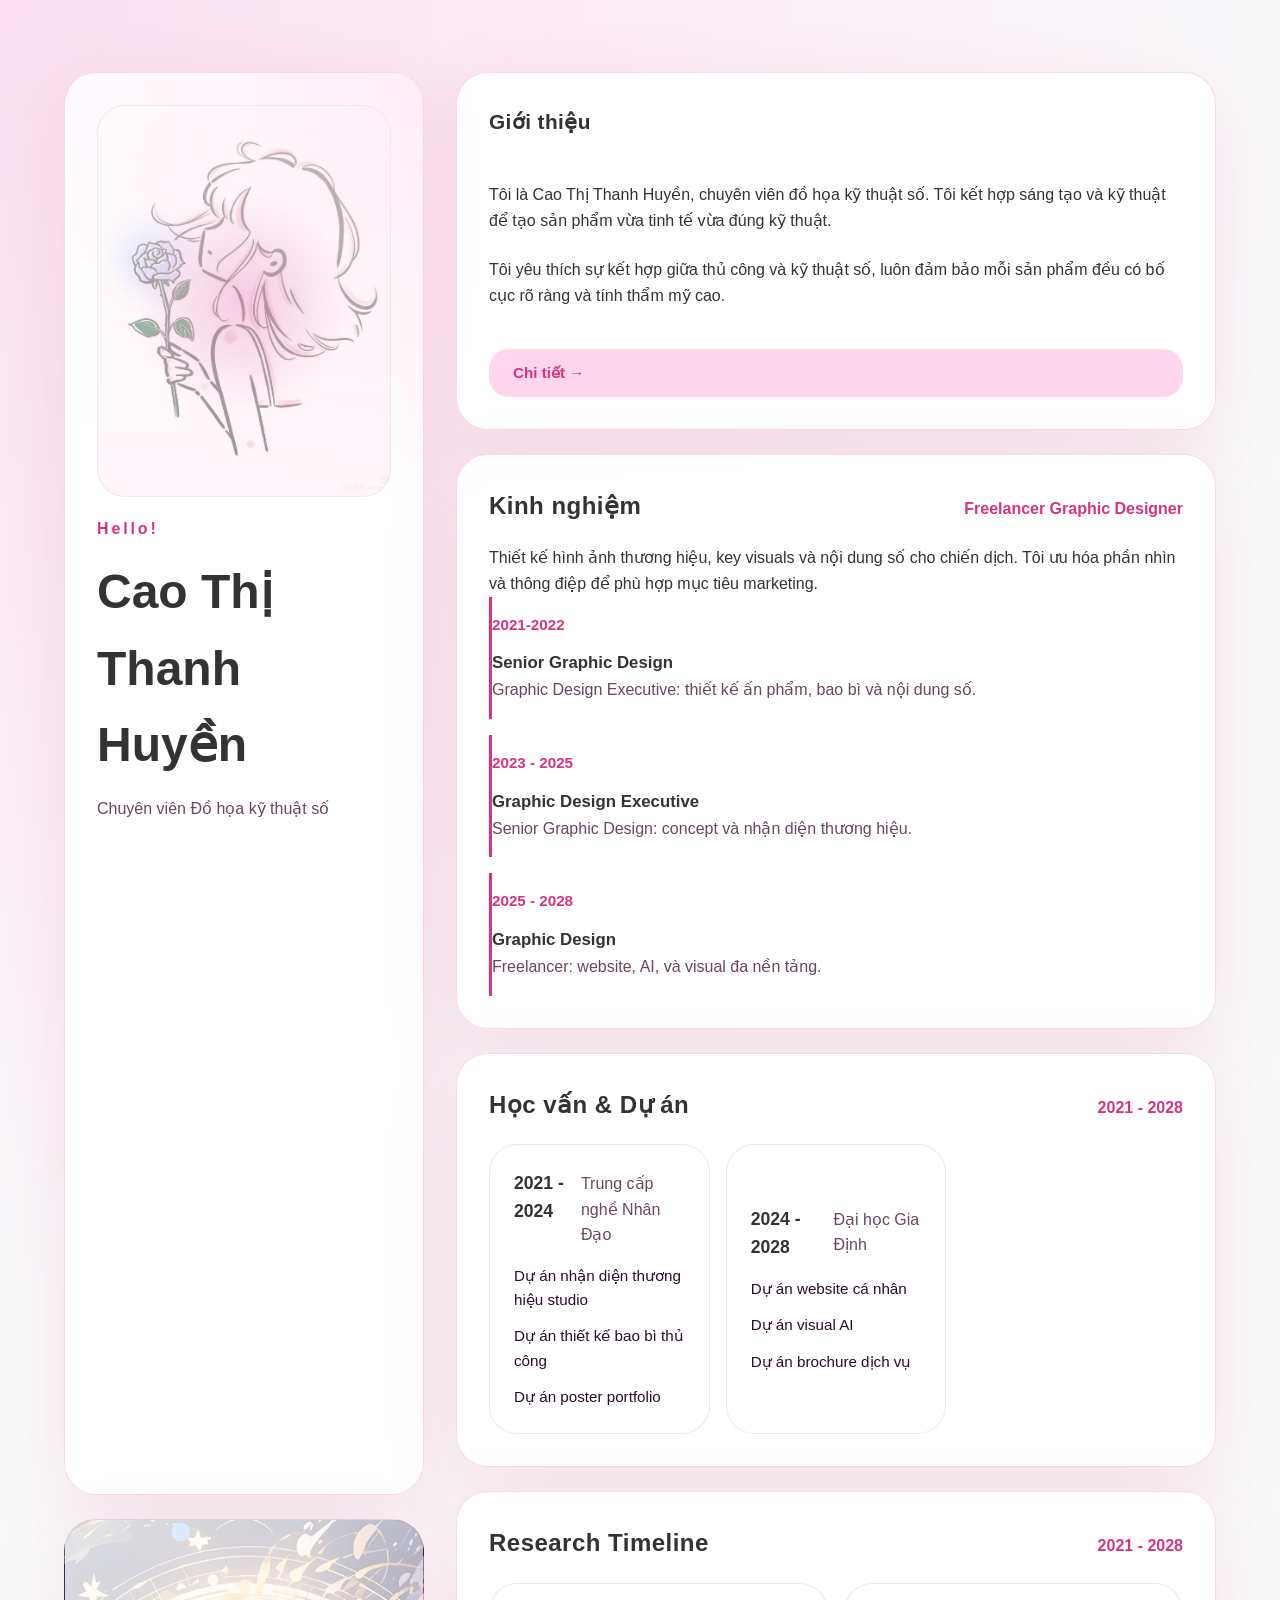
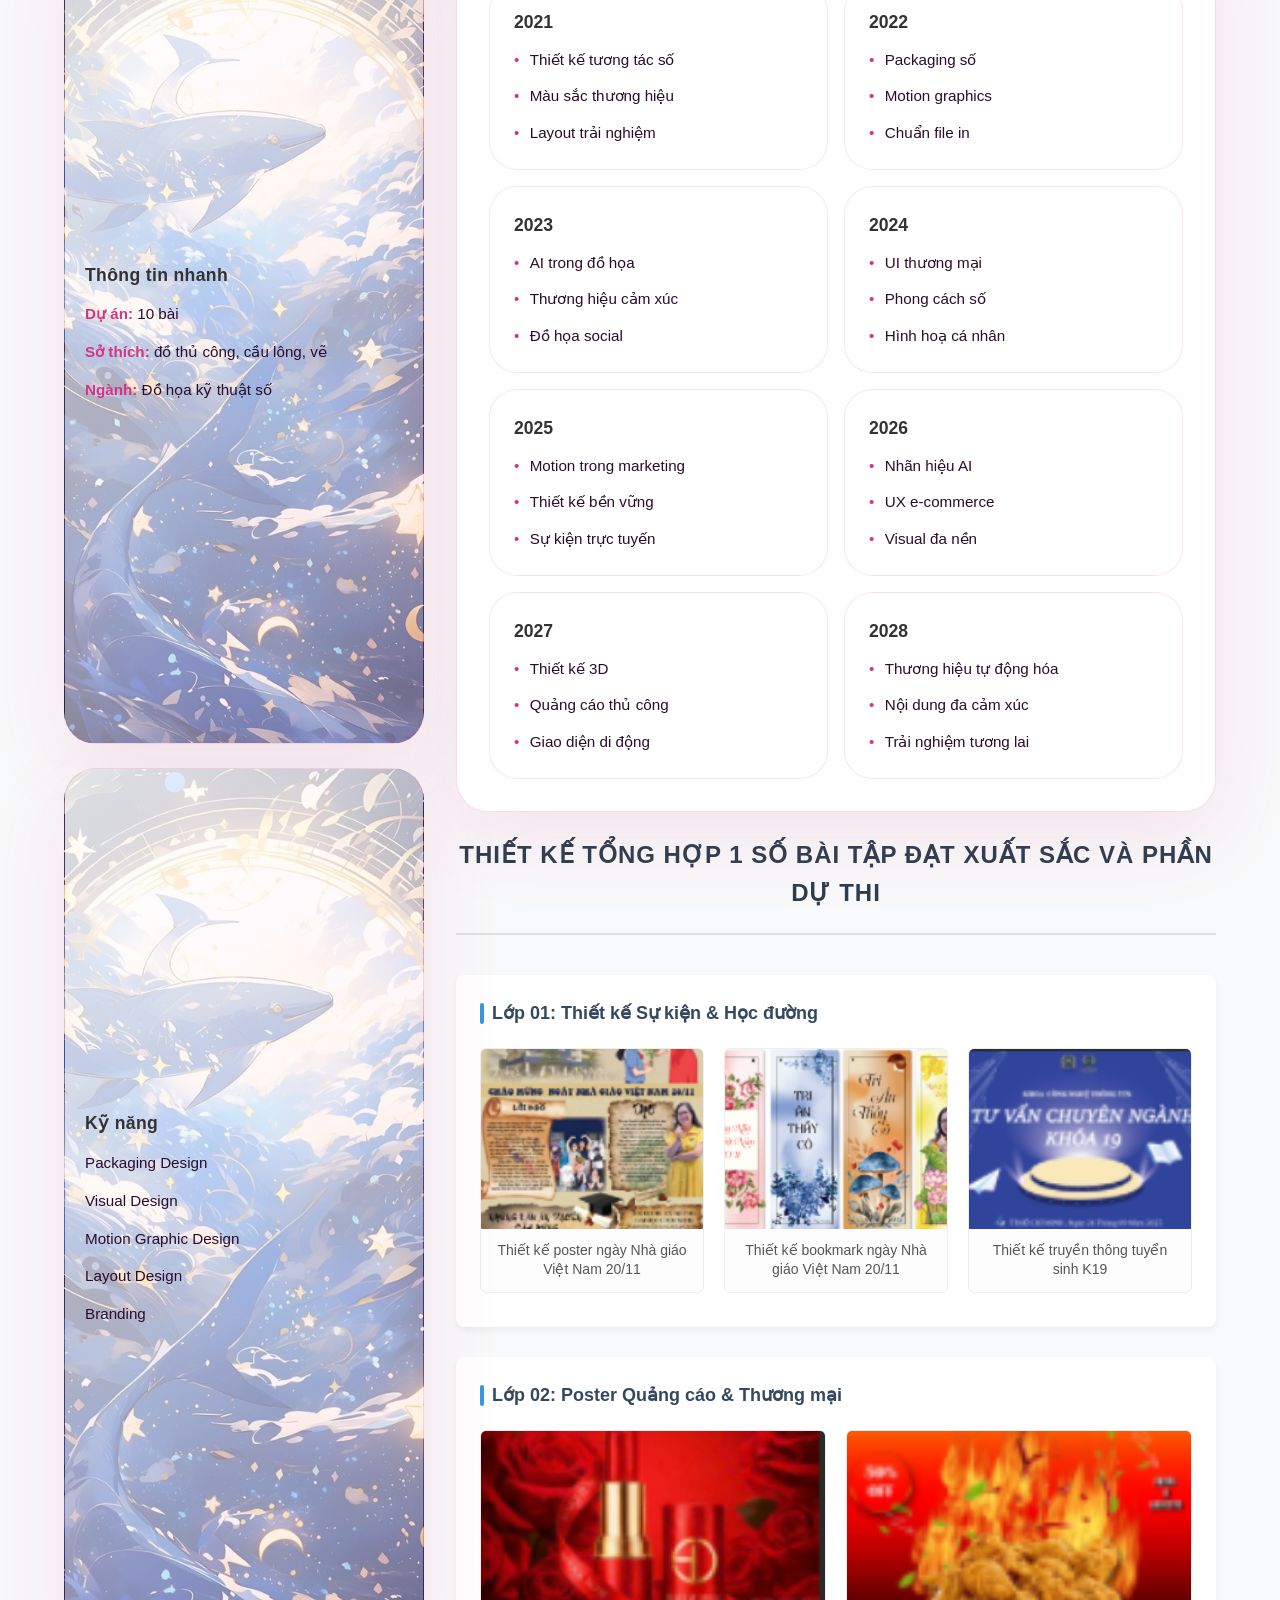
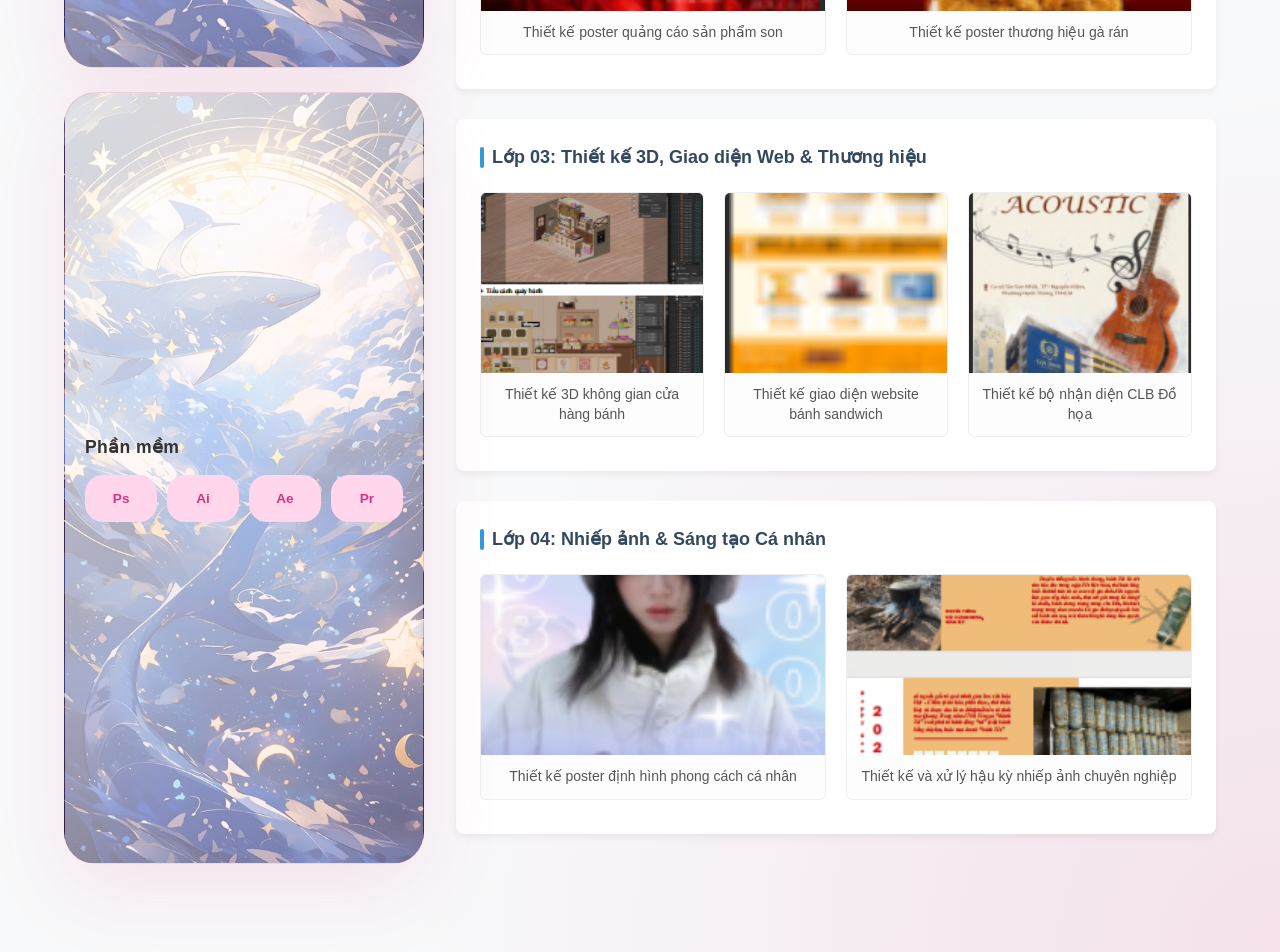
<file: index.html>
<!DOCTYPE html>
<html lang="vi">
<head>
  <meta charset="UTF-8">
  <meta name="viewport" content="width=device-width, initial-scale=1.0">
  <title>Portfolio Cao Thị Thanh Huyền</title>
  <link rel="stylesheet" href="styles.css">
</head>
<body>
  <div class="wrapper">
    <aside class="profile-panel">
      <div class="profile-card animate-fade">
        <div class="profile-image"></div>
        <div class="profile-intro">
          <p class="hello">Hello!</p>
          <h1>Cao Thị Thanh Huyền</h1>
          <p class="subtitle">Chuyên viên Đồ họa kỹ thuật số</p>
        </div>
      </div>

      <button type="button" class="info-card animate-fade delay-2 click-card" data-target="about">
        <h2>Thông tin nhanh</h2>
        <ul>
          <li><strong>Dự án:</strong> 10 bài</li>
          <li><strong>Sở thích:</strong> đồ thủ công, cầu lông, vẽ</li>
          <li><strong>Ngành:</strong> Đồ họa kỹ thuật số</li>
        </ul>
      </button>

      <button type="button" class="info-card animate-fade delay-3 click-card" data-target="skills">
        <h2>Kỹ năng</h2>
        <ul>
          <li>Packaging Design</li>
          <li>Visual Design</li>
          <li>Motion Graphic Design</li>
          <li>Layout Design</li>
          <li>Branding</li>
        </ul>
      </button>

      <button type="button" class="info-card software-card animate-fade delay-4 click-card" data-target="software">
        <h2>Phần mềm</h2>
        <div class="software-grid">
          <span>Ps</span>
          <span>Ai</span>
          <span>Ae</span>
          <span>Pr</span>
        </div>
      </button>
    </aside>

    <main class="content-panel">
      <section class="about-section animate-fade" id="about">
        <h2>Giới thiệu</h2>
        <p>Tôi là Cao Thị Thanh Huyền, chuyên viên đồ họa kỹ thuật số. Tôi kết hợp sáng tạo và kỹ thuật để tạo sản phẩm vừa tinh tế vừa đúng kỹ thuật.</p>
        <p>Tôi yêu thích sự kết hợp giữa thủ công và kỹ thuật số, luôn đảm bảo mỗi sản phẩm đều có bố cục rõ ràng và tính thẩm mỹ cao.</p>
        <button type="button" class="more-link click-card" data-target="about">Chi tiết → </button>
      </section>

      <section class="experience-section animate-fade delay-1" id="experience">
        <div class="section-title">
          <h2>Kinh nghiệm</h2>
          <span>Freelancer Graphic Designer</span>
        </div>
        <p>Thiết kế hình ảnh thương hiệu, key visuals và nội dung số cho chiến dịch. Tôi ưu hóa phần nhìn và thông điệp để phù hợp mục tiêu marketing.</p>

        <div class="timeline">
          <button type="button" class="timeline-link click-card" data-target="experience">
            <div class="timeline-item">
              <div class="timeline-date">2021-2022</div>
              <div>
                <h3>Senior Graphic Design</h3>
                <p>Graphic Design Executive: thiết kế ấn phẩm, bao bì và nội dung số.</p>
              </div>
            </div>
          </button>

          <button type="button" class="timeline-link click-card" data-target="experience">
            <div class="timeline-item">
              <div class="timeline-date">2023 - 2025</div>
              <div>
                <h3>Graphic Design Executive</h3>
                <p>Senior Graphic Design: concept và nhận diện thương hiệu.</p>
              </div>
            </div>
          </button>

          <button type="button" class="timeline-link click-card" data-target="experience">
            <div class="timeline-item">
              <div class="timeline-date">2025 - 2028</div>
              <div>
                <h3>Graphic Design</h3>
                <p>Freelancer: website, AI, và visual đa nền tảng.</p>
              </div>
            </div>
          </button>
        </div>
      </section>

      <section class="education-section animate-fade delay-2" id="education">
        <div class="section-title">
          <h2>Học vấn & Dự án</h2>
          <span>2021 - 2028</span>
        </div>
        <div class="education-grid">
          <button type="button" class="edu-frame click-card" data-target="education-2021-2024">
            <div class="edu-header">
              <h3>2021 - 2024</h3>
              <p>Trung cấp nghề Nhân Đạo</p>
            </div>
            <ul>
              <li>Dự án nhận diện thương hiệu studio</li>
              <li>Dự án thiết kế bao bì thủ công</li>
              <li>Dự án poster portfolio</li>
            </ul>
          </button>
          <button type="button" class="edu-frame click-card" data-target="education-2024-2028">
            <div class="edu-header">
              <h3>2024 - 2028</h3>
              <p>Đại học Gia Định</p>
            </div>
            <ul>
              <li>Dự án website cá nhân</li>
              <li>Dự án visual AI</li>
              <li>Dự án brochure dịch vụ</li>
            </ul>
          </button>
        </div>
      </section>

      <section class="research-section animate-fade delay-2" id="research">
        <div class="section-title">
          <h2>Research Timeline</h2>
          <span>2021 - 2028</span>
        </div>
        <div class="research-grid">
          <button type="button" class="research-card click-card" data-target="research-2021">
            <h3>2021</h3>
            <ul>
              <li>Thiết kế tương tác số</li>
              <li>Màu sắc thương hiệu</li>
              <li>Layout trải nghiệm</li>
            </ul>
          </button>
          <button type="button" class="research-card click-card" data-target="research-2022">
            <h3>2022</h3>
            <ul>
              <li>Packaging số</li>
              <li>Motion graphics</li>
              <li>Chuẩn file in</li>
            </ul>
          </button>
          <button type="button" class="research-card click-card" data-target="research-2023">
            <h3>2023</h3>
            <ul>
              <li>AI trong đồ họa</li>
              <li>Thương hiệu cảm xúc</li>
              <li>Đồ họa social</li>
            </ul>
          </button>
          <button type="button" class="research-card click-card" data-target="research-2024">
            <h3>2024</h3>
            <ul>
              <li>UI thương mại</li>
              <li>Phong cách số</li>
              <li>Hình hoạ cá nhân</li>
            </ul>
          </button>
          <button type="button" class="research-card click-card" data-target="research-2025">
            <h3>2025</h3>
            <ul>
              <li>Motion trong marketing</li>
              <li>Thiết kế bền vững</li>
              <li>Sự kiện trực tuyến</li>
            </ul>
          </button>
          <button type="button" class="research-card click-card" data-target="research-2026">
            <h3>2026</h3>
            <ul>
              <li>Nhãn hiệu AI</li>
              <li>UX e-commerce</li>
              <li>Visual đa nền</li>
            </ul>
          </button>
          <button type="button" class="research-card click-card" data-target="research-2027">
            <h3>2027</h3>
            <ul>
              <li>Thiết kế 3D</li>
              <li>Quảng cáo thủ công</li>
              <li>Giao diện di động</li>
            </ul>
          </button>
          <button type="button" class="research-card click-card" data-target="research-2028">
            <h3>2028</h3>
            <ul>
              <li>Thương hiệu tự động hóa</li>
              <li>Nội dung đa cảm xúc</li>
              <li>Trải nghiệm tương lai</li>
            </ul>
          </button>
        </div>
      </section>

     
<!DOCTYPE html>
<html lang="vi">
<head>
<meta charset="UTF-8">
<meta name="viewport" content="width=device-width, initial-scale=1.0">
<title>Portfolio Thiết Kế</title>
<style>
  * {
    box-sizing: border-box;
    margin: 0;
    padding: 0;
    font-family: 'Segoe UI', Tahoma, Geneva, Verdana, sans-serif;
  }

  body {
    background-color: #f8f9fa;
    color: #333;
    padding: 40px 20px;
  }

  .portfolio-container {
    max-width: 1200px;
    margin: 0 auto;
  }

  .portfolio-header {
    text-align: center;
    margin-bottom: 40px;
    padding-bottom: 20px;
    border-bottom: 2px solid #e0e0e0;
  }

  .portfolio-header h1 {
    font-size: 24px;
    color: #2c3e50;
    text-transform: uppercase;
    letter-spacing: 1px;
  }

  /* Cấu trúc khung ngang theo từng lớp (Section Row) */
  .design-row {
    background: #ffffff;
    border-radius: 8px;
    box-shadow: 0 4px 6px rgba(0,0,0,0.05);
    padding: 24px;
    margin-bottom: 30px;
  }

  .row-title {
    font-size: 18px;
    color: #34495e;
    margin-bottom: 20px;
    font-weight: 600;
    position: relative;
    padding-left: 12px;
  }

  .row-title::before {
    content: '';
    position: absolute;
    left: 0;
    top: 4px;
    bottom: 4px;
    width: 4px;
    background-color: #3498db;
    border-radius: 2px;
  }

  /* Khung chứa các thẻ sản phẩm nằm ngang */
  .card-slider {
    display: flex;
    gap: 20px;
    overflow-x: auto; /* Cho phép cuộn ngang nếu màn hình nhỏ */
    padding-bottom: 10px;
  }

  /* Định dạng từng thẻ sản phẩm */
  .image-card {
    flex: 1;
    min-width: 220px; /* Đảm bảo không bị méo khi thu nhỏ */
    background: #fdfdfd;
    border: 1px solid #eee;
    border-radius: 6px;
    overflow: hidden;
    transition: transform 0.2s ease, box-shadow 0.2s ease;
  }

  .image-card:hover {
    transform: translateY(-4px);
    box-shadow: 0 6px 12px rgba(0,0,0,0.1);
  }

  .image-wrapper {
    width: 100%;
    height: 180px;
    background-color: #eaeaea;
    display: flex;
    align-items: center;
    justify-content: center;
    overflow: hidden;
  }

  .image-wrapper img {
    width: 100%;
    height: 100%;
    object-fit: cover; /* Giúp ảnh không bị vỡ/méo tỷ lệ */
  }

  .image-text {
    padding: 12px;
    font-size: 14px;
    line-height: 1.4;
    color: #555;
    text-align: center;
    font-weight: 500;
  }

  /* Tùy chỉnh thanh cuộn ngang cho mượt mà */
  .card-slider::-webkit-scrollbar {
    height: 6px;
  }
  .card-slider::-webkit-scrollbar-track {
    background: #f1f1f1;
    border-radius: 10px;
  }
  .card-slider::-webkit-scrollbar-thumb {
    background: #cbd5e1;
    border-radius: 10px;
  }
  .card-slider::-webkit-scrollbar-thumb:hover {
    background: #94a3b8;
  }

  /* Responsive cho thiết bị di động */
  @media (max-width: 768px) {
    .card-slider {
      flex-wrap: nowrap;
      overflow-x: scroll;
    }
    .image-card {
      min-width: 260px;
    }
  }
</style>
</head>
<body>

<div class="portfolio-container">

  <header class="portfolio-header">
    <h1>Thiết kế tổng hợp 1 số bài tập đạt xuất sắc và phần dự thi</h1>
  </header>

  <section class="design-row">
    <h2 class="row-title">Lớp 01: Thiết kế Sự kiện & Học đường</h2>
    <div class="card-slider">
      
      <div class="image-card">
        <div class="image-wrapper">
          <img src="Screenshot 2026-05-15 234941.png" alt="Poster 20/11">
        </div>
        <p class="image-text">Thiết kế poster ngày Nhà giáo Việt Nam 20/11</p>
      </div>

      <div class="image-card">
        <div class="image-wrapper">
          <img src="Screenshot 2026-05-15 235036.png" alt="Bookmark 20/11">
        </div>
        <p class="image-text">Thiết kế bookmark ngày Nhà giáo Việt Nam 20/11</p>
      </div>

      <div class="image-card">
        <div class="image-wrapper">
          <img src="Screenshot 2026-05-15 235626.png" alt="Tuyển sinh K19">
        </div>
        <p class="image-text">Thiết kế truyền thông tuyển sinh K19</p>
      </div>

    </div>
  </section>

  <section class="design-row">
    <h2 class="row-title">Lớp 02: Poster Quảng cáo & Thương mại</h2>
    <div class="card-slider">

      <div class="image-card">
        <div class="image-wrapper">
          <img src="Screenshot 2026-05-15 235004.png" alt="Poster Son">
        </div>
        <p class="image-text">Thiết kế poster quảng cáo sản phẩm son</p>
      </div>

      <div class="image-card">
        <div class="image-wrapper">
          <img src="Screenshot 2026-05-15 235200.png" alt="Poster Gà rán">
        </div>
        <p class="image-text">Thiết kế poster thương hiệu gà rán</p>
      </div>

    </div>
  </section>

  <section class="design-row">
    <h2 class="row-title">Lớp 03: Thiết kế 3D, Giao diện Web & Thương hiệu</h2>
    <div class="card-slider">

      <div class="image-card">
        <div class="image-wrapper">
          <img src="Screenshot 2026-05-15 235910.png" alt="Thiết kế 3D">
        </div>
        <p class="image-text">Thiết kế 3D không gian cửa hàng bánh</p>
      </div>

      <div class="image-card">
        <div class="image-wrapper">
          <img src="Screenshot 2026-05-15 235943.png" alt="Website Bánh">
        </div>
        <p class="image-text">Thiết kế giao diện website bánh sandwich</p>
      </div>

      <div class="image-card">
        <div class="image-wrapper">
          <img src="Screenshot 2026-05-15 235352.png" alt="CLB Đồ họa">
        </div>
        <p class="image-text">Thiết kế bộ nhận diện CLB Đồ họa</p>
      </div>

    </div>
  </section>

  <section class="design-row">
    <h2 class="row-title">Lớp 04: Nhiếp ảnh & Sáng tạo Cá nhân</h2>
    <div class="card-slider">

      <div class="image-card">
        <div class="image-wrapper">
          <img src="Screenshot 2026-05-15 235237.png" alt="Poster cá nhân">
        </div>
        <p class="image-text">Thiết kế poster định hình phong cách cá nhân</p>
      </div>

      <div class="image-card">
        <div class="image-wrapper">
          <img src="Screenshot 2026-05-15 235506.png" alt="Hậu kì nhiếp ảnh">
        </div>
        <p class="image-text">Thiết kế và xử lý hậu kỳ nhiếp ảnh chuyên nghiệp</p>
      </div>

    </div>
  </section>

</div>

</body>
</html>

</section>
  <div class="detail-overlay" id="detailOverlay" aria-hidden="true">
    <div class="detail-panel">
      <button type="button" class="close-button" id="detailClose">×</button>
      <div id="detailContent"></div>
    </div>
  </div>

  <script>
    const detailOverlay = document.getElementById('detailOverlay');
    const detailContent = document.getElementById('detailContent');
    const closeButton = document.getElementById('detailClose');
    let activeTarget = null;

    const details = {
      'about': `<h2>Giới thiệu</h2>
        <section class="detail-content-full">
          <article>
            <h3>Về tôi</h3>
            <p>Tôi là Cao Thị Thanh Huyền, chuyên viên đồ họa kỹ thuật số. Tôi sáng tạo trên nền tảng đồ họa, concept thị giác và thiết kế trải nghiệm. Mục tiêu của tôi là tạo ra sản phẩm vừa đẹp vừa phù hợp với yêu cầu kỹ thuật.</p>
            <p>Tôi yêu thích công việc kết hợp giữa thủ công và kỹ thuật số, đồng thời quan tâm đến từng chi tiết màu sắc, bố cục và tính nhất quán.</p>
            <p>Tôi cũng rất mong muốn học hỏi và phát triển kỹ năng mới, để luông tạo ra sản phẩm chất lượng và phù hợp với su hướng thị trường đồ họa hiện đại nhất có thể. </p>
          </article>
          <article>
            <h3>Thông tin nhanh</h3>
            <ul>
              <li><strong>Dự án:</strong> 10 bài</li>
              <li><strong>Sở thích:</strong> đồ thủ công, cầu lông, vẽ</li>
              <li><strong>Ngành:</strong> Đồ họa kỹ thuật số</li>
            </ul>
        </section>`,
      'skills': `<h2>Kỹ năng chính</h2>
        <div class="detail-row">
          <div class="detail-mini-card"><strong>Branding</strong><p>Phát triển hệ thống nhận diện</p></div>
          <div class="detail-mini-card"><strong>Packaging</strong><p>Thiết kế bao bì thị trường</p></div>
          <div class="detail-mini-card"><strong>Motion</strong><p>Animation cho quảng cáo</p></div>
        </div>`,
      'software': `<h2>Phần mềm</h2>
        <div class="detail-row">
          <div class="detail-mini-card"><strong>Photoshop</strong><p>Chỉnh sửa hình ảnh và mockup.</p></div>
          <div class="detail-mini-card"><strong>Illustrator</strong><p>Vector, logo và icon.</p></div>
          <div class="detail-mini-card"><strong>After Effects</strong><p>Motion graphic và video ngắn.</p></div>
          <div class="detail-mini-card"><strong>Premiere</strong><p>Dựng clip giới thiệu và demo.</p></div>
        </div>`,
      'experience': `<h2>Kinh nghiệm</h2>
        <div class="detail-row">
          <div class="detail-mini-card"><strong>2021 - 2022</strong><p>Graphic Design Executive: thiết kế ấn phẩm, bao bì và nội dung số.</p></div>
          <div class="detail-mini-card"><strong>2023 - 2025</strong><p>Senior Graphic Design: concept và nhận diện thương hiệu.</p></div>
          <div class="detail-mini-card"><strong>2025 - 2028</strong><p>Freelancer: website, AI, và visual đa nền tảng.</p></div>
        </div>`,
      'education-2021-2024': `<h2>Học Trung cấp 2021 - 2024</h2>
        <div class="detail-row detail-row-3">
          <div class="detail-mini-card"><div class="project-image small"></div><strong>2021</strong><p>Nhận diện thương hiệu studio.</p></div>
          <div class="detail-mini-card"><div class="project-image small"></div><strong>2022</strong><p>Thiết kế bao bì thủ công.</p></div>
          <div class="detail-mini-card"><div class="project-image small"></div><strong>2023</strong><p>Poster chiến dịch thể thao.</p></div>
          <div class="detail-mini-card"><div class="project-image small"></div><strong>2024</strong><p>Thiết kế website cá nhân.</p></div>
        </div>`,
      'education-2024-2028': `<h2>Đại học Gia Định 2024 - 2028</h2>
        <div class="detail-row detail-row-3">
          <div class="detail-mini-card"><div class="project-image small"></div><strong>2025</strong><p>Visual cho chiến dịch AI.</p></div>
          <div class="detail-mini-card"><div class="project-image small"></div><strong>2026</strong><p>Brochure giới thiệu dịch vụ.</p></div>
          <div class="detail-mini-card"><div class="project-image small"></div><strong>2027</strong><p>Thiết kế 3D.</p></div>
          <div class="detail-mini-card"><div class="project-image small"></div><strong>2028</strong><p>Thực tập & đồ án tốt .</p></div>
        </div>`,
      'research-2021': `<h2>2021</h2><ul><li>Thiết kế tương tác số</li><li>Màu sắc thương hiệu</li><li>Layout trải nghiệm</li></ul>`,
      'research-2022': `<h2>2022</h2><ul><li>Packaging số</li><li>Motion graphics</li><li>Chuẩn file in</li></ul>`,
      'research-2023': `<h2>2023</h2><ul><li>AI trong đồ họa</li><li>Thương hiệu cảm xúc</li><li>Đồ họa social</li></ul>`,
      'research-2024': `<h2>2024</h2><ul><li>UI thương mại</li><li>Phong cách số</li><li>Hình hoạ cá nhân</li></ul>`,
      'research-2025': `<h2>2025</h2><ul><li>Motion trong marketing</li><li>Thiết kế bền vững</li><li>Sự kiện trực tuyến</li></ul>`,
      'research-2026': `<h2>2026</h2><ul><li>Nhãn hiệu AI</li><li>UX e-commerce</li><li>Visual đa nền</li></ul>`,
      'research-2027': `<h2>2027</h2><ul><li>Thiết kế 3D</li><li>Quảng cáo thủ công</li><li>Giao diện di động</li></ul>`,
      'research-2028': `<h2>2028</h2><ul><li>Thương hiệu tự động hóa</li><li>Nội dung đa cảm xúc</li><li>Trải nghiệm tương lai</li></ul>`,
    };

    function closeDetail() {
      detailOverlay.classList.remove('visible');
      detailOverlay.setAttribute('aria-hidden', 'true');
      activeTarget = null;
    }

    function openDetail(target) {
      if (activeTarget === target) {
        closeDetail();
        return;
      }
      activeTarget = target;
      detailContent.innerHTML = details[target] || '<p>Nội dung đang được cập nhật.</p>';
      detailOverlay.classList.add('visible');
      detailOverlay.setAttribute('aria-hidden', 'false');
    }

    document.querySelectorAll('.click-card').forEach(card => {
      card.addEventListener('click', () => openDetail(card.dataset.target));
    });

    closeButton.addEventListener('click', closeDetail);
    detailOverlay.addEventListener('click', event => {
      if (event.target === detailOverlay) closeDetail();
    });
  </script>
</body>
</html>
</file>
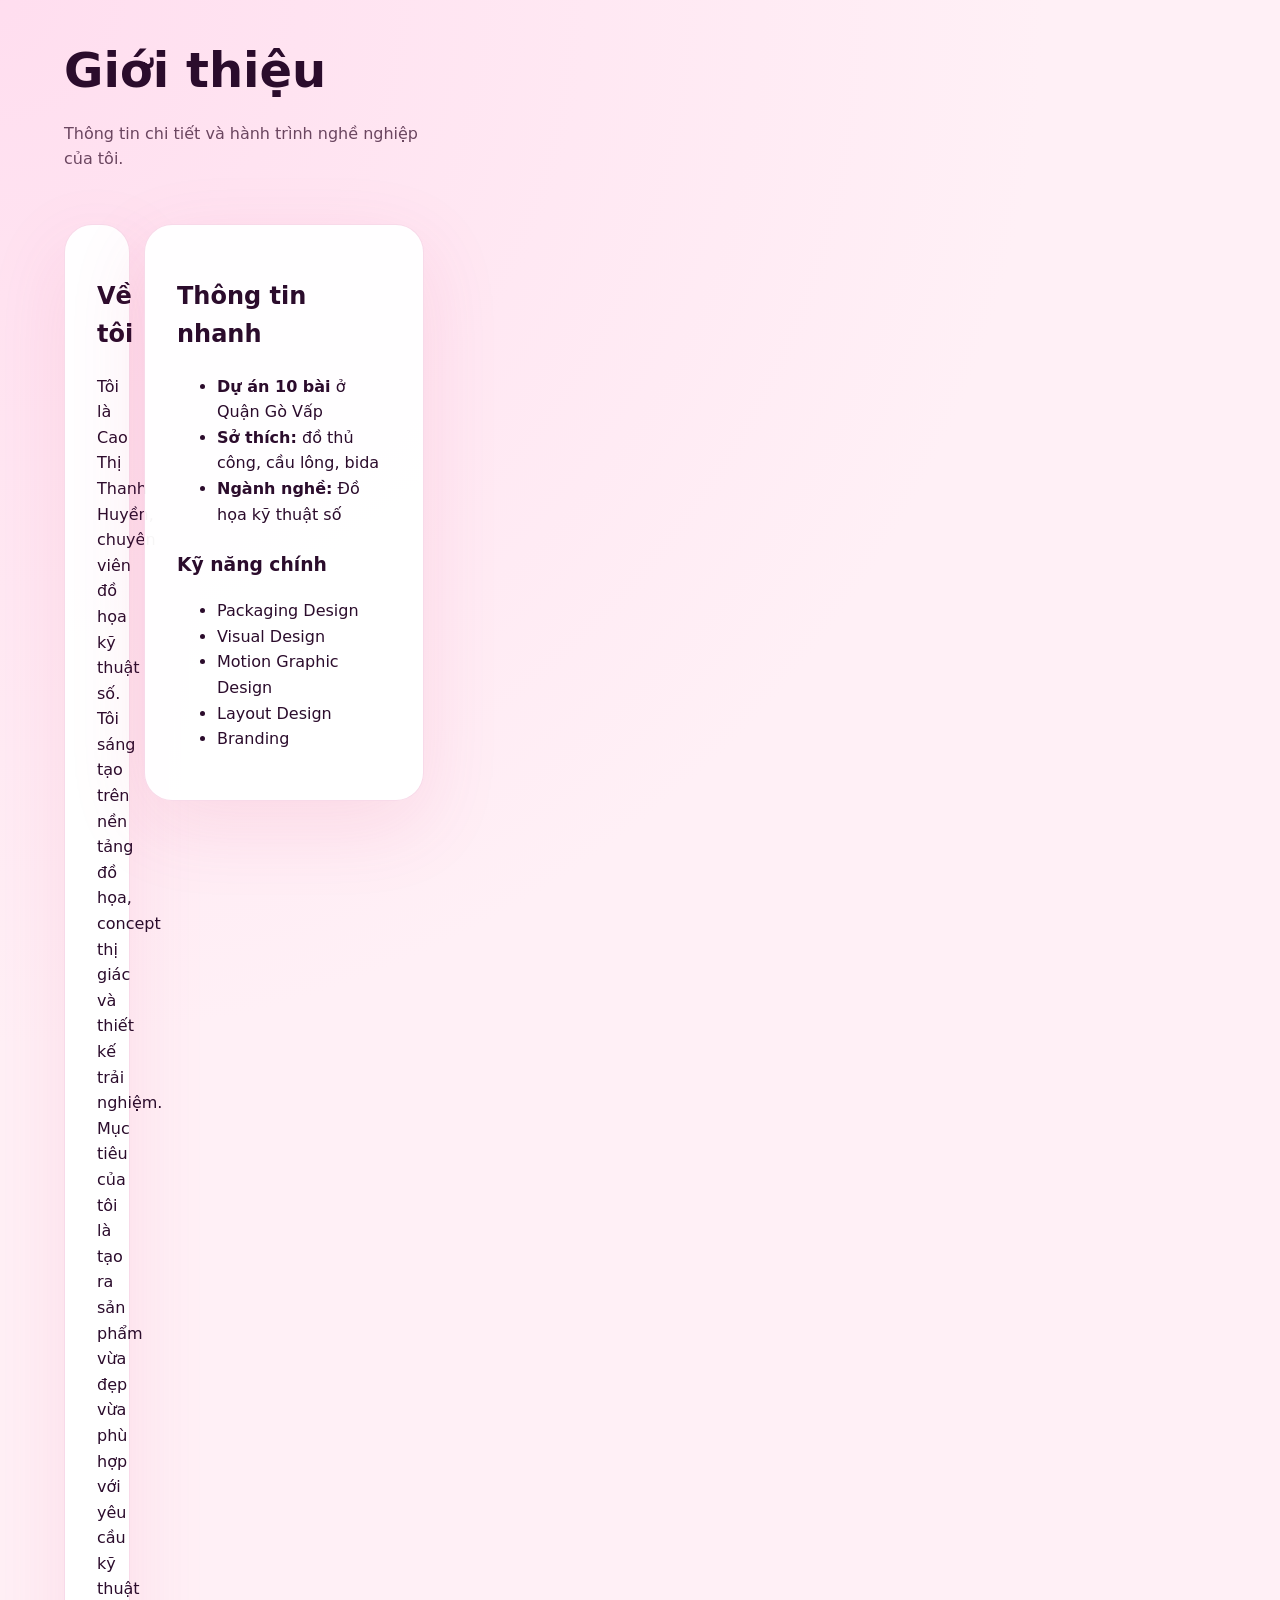
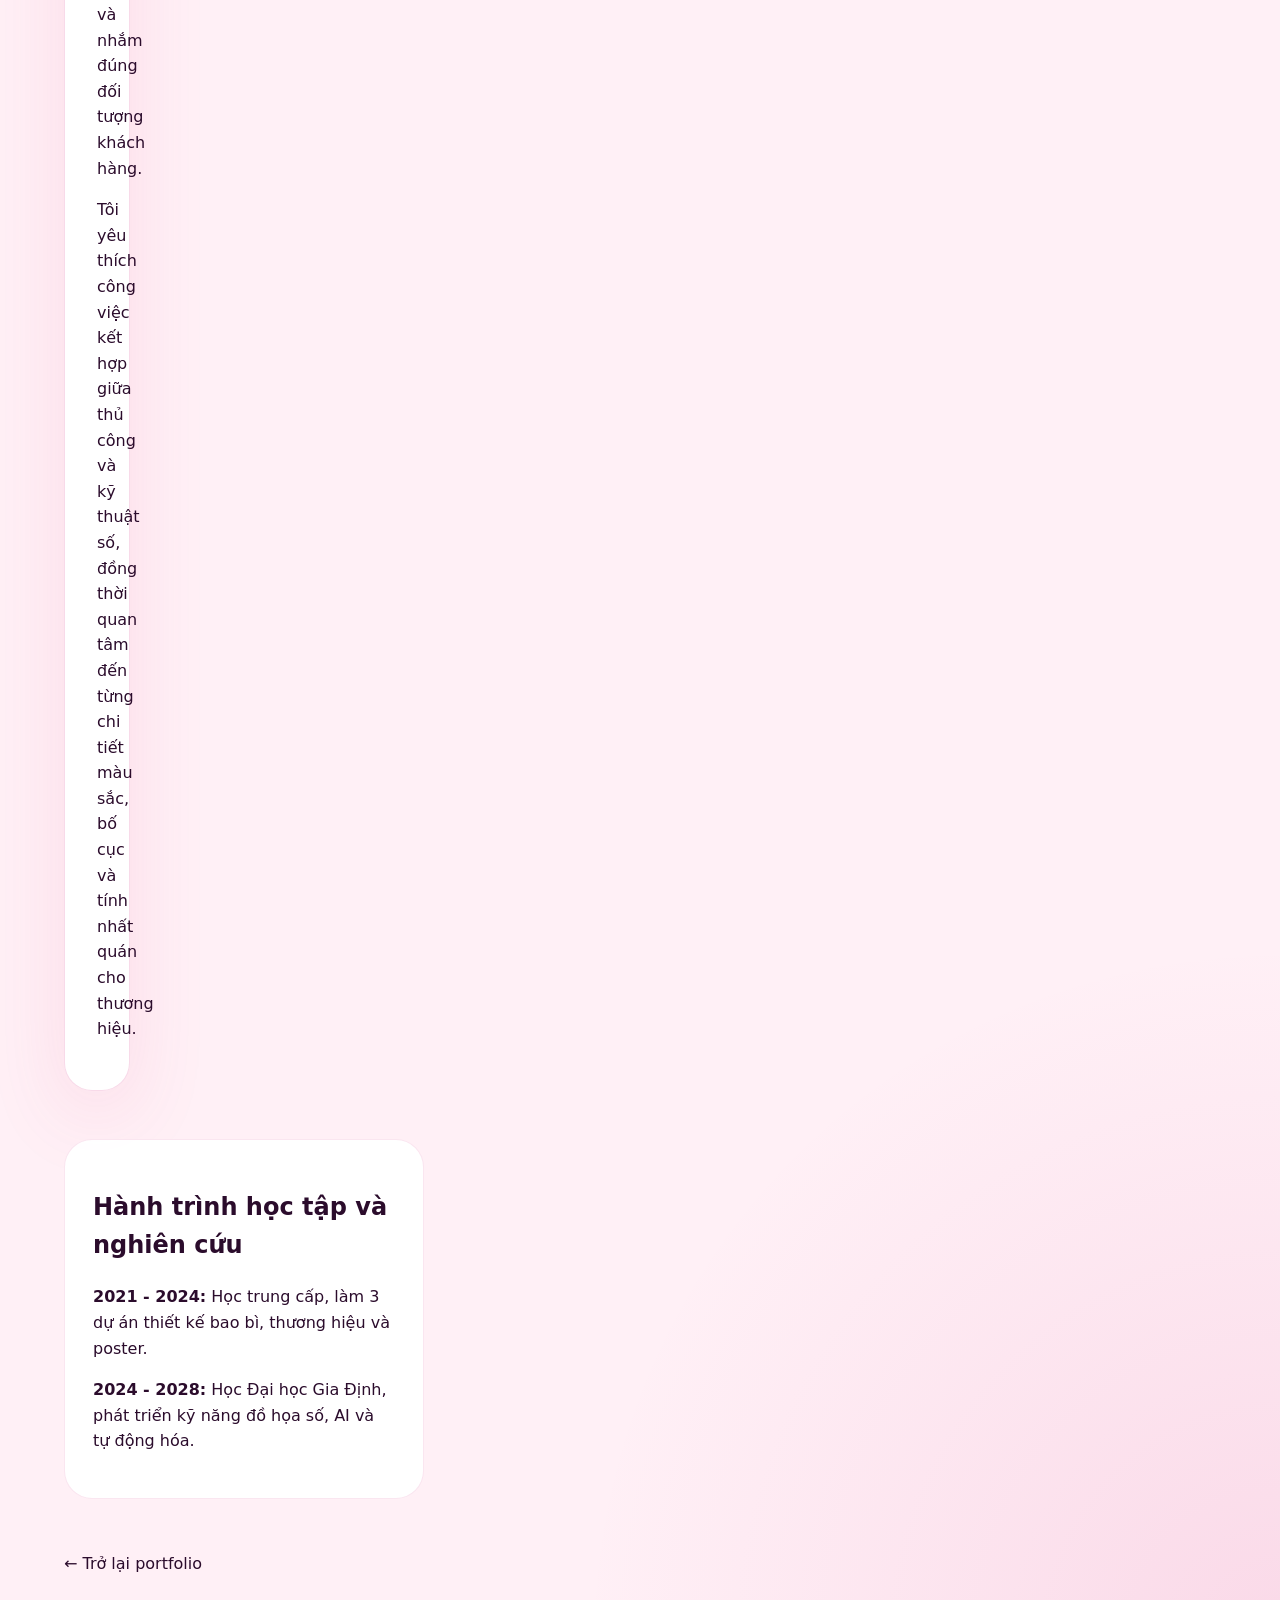
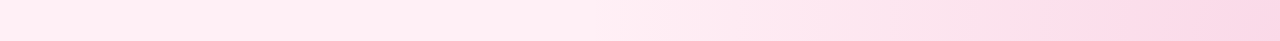
<file: about.html>
<!DOCTYPE html>
<html lang="vi">
<head>
  <meta charset="UTF-8">
  <meta name="viewport" content="width=device-width, initial-scale=1.0">
  <title>Giới thiệu - Cao Thị Thanh Huyền</title>
  <link rel="stylesheet" href="styles.css">
</head>
<body>
  <div class="wrapper page-detail">
    <main class="content-panel">
      <section class="page-title">
        <h1>Giới thiệu</h1>
        <p>Thông tin chi tiết và hành trình nghề nghiệp của tôi.</p>
      </section>

      <section class="detail-grid">
        <article class="detail-card">
          <h2>Về tôi</h2>
          <p>Tôi là Cao Thị Thanh Huyền, chuyên viên đồ họa kỹ thuật số. Tôi sáng tạo trên nền tảng đồ họa, concept thị giác và thiết kế trải nghiệm. Mục tiêu của tôi là tạo ra sản phẩm vừa đẹp vừa phù hợp với yêu cầu kỹ thuật và nhắm đúng đối tượng khách hàng.</p>
          <p>Tôi yêu thích công việc kết hợp giữa thủ công và kỹ thuật số, đồng thời quan tâm đến từng chi tiết màu sắc, bố cục và tính nhất quán cho thương hiệu.</p>
        </article>

        <article class="detail-card info-compact">
          <h2>Thông tin nhanh</h2>
          <ul>
            <li><strong>Dự án 10 bài</strong> ở Quận Gò Vấp</li>
            <li><strong>Sở thích:</strong> đồ thủ công, cầu lông, bida</li>
            <li><strong>Ngành nghề:</strong> Đồ họa kỹ thuật số</li>
          </ul>
          <h3>Kỹ năng chính</h3>
          <ul>
            <li>Packaging Design</li>
            <li>Visual Design</li>
            <li>Motion Graphic Design</li>
            <li>Layout Design</li>
            <li>Branding</li>
          </ul>
        </article>
      </section>

      <section class="info-block">
        <h2>Hành trình học tập và nghiên cứu</h2>
        <div class="info-block-item">
          <strong>2021 - 2024:</strong> Học trung cấp, làm 3 dự án thiết kế bao bì, thương hiệu và poster.
        </div>
        <div class="info-block-item">
          <strong>2024 - 2028:</strong> Học Đại học Gia Định, phát triển kỹ năng đồ họa số, AI và tự động hóa.
        </div>
      </section>

      <p class="back-link"><a href="index.html">← Trở lại portfolio</a></p>
    </main>
  </div>
</body>
</html>
</file>
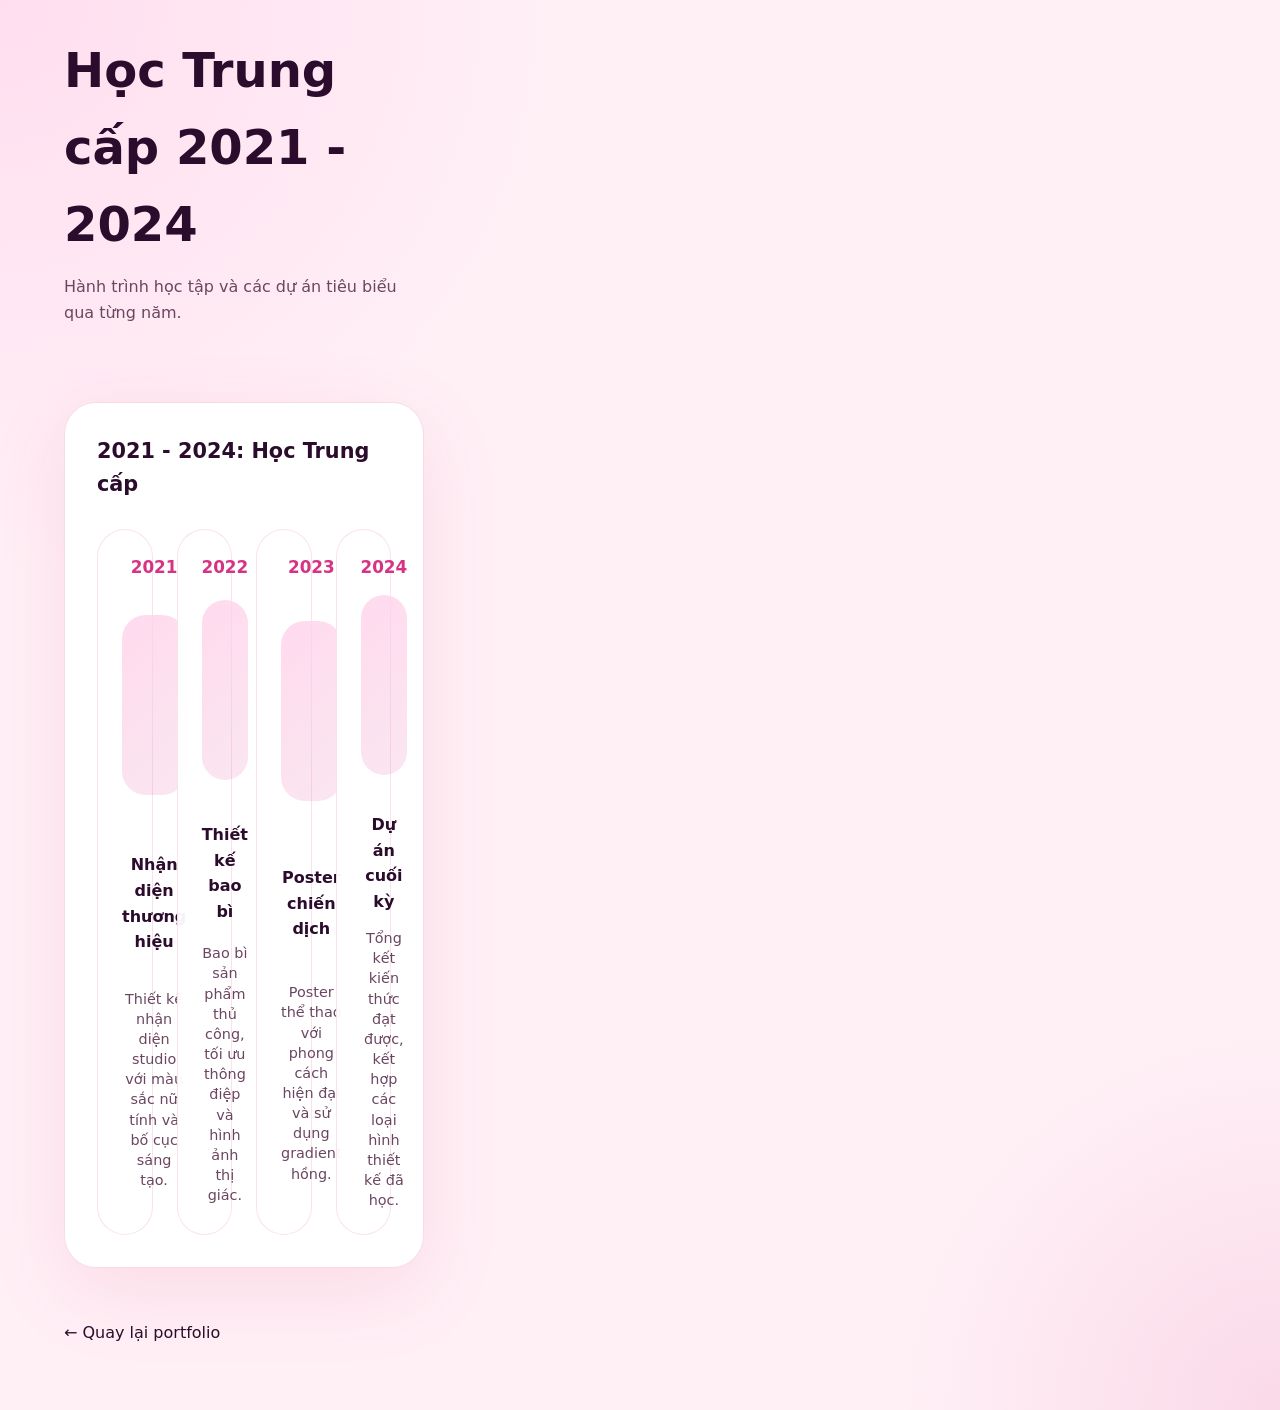
<file: education-2021-2024.html>
<!DOCTYPE html>
<html lang="vi">
<head>
  <meta charset="UTF-8">
  <meta name="viewport" content="width=device-width, initial-scale=1.0">
  <title>Học trung cấp 2021-2024 - Cao Thị Thanh Huyền</title>
  <link rel="stylesheet" href="styles.css">
</head>
<body>
  <div class="wrapper page-detail">
    <main class="content-panel">
      <section class="page-title">
        <h1>Học Trung cấp 2021 - 2024</h1>
        <p>Hành trình học tập và các dự án tiêu biểu qua từng năm.</p>
      </section>

      <section class="education-frame">
        <h2>2021 - 2024: Học Trung cấp</h2>
        <div class="education-columns">
          <article class="education-column">
            <div class="column-year">2021</div>
            <div class="project-image"></div>
            <h3>Nhận diện thương hiệu</h3>
            <p>Thiết kế nhận diện studio với màu sắc nữ tính và bố cục sáng tạo.</p>
          </article>
          <article class="education-column">
            <div class="column-year">2022</div>
            <div class="project-image"></div>
            <h3>Thiết kế bao bì</h3>
            <p>Bao bì sản phẩm thủ công, tối ưu thông điệp và hình ảnh thị giác.</p>
          </article>
          <article class="education-column">
            <div class="column-year">2023</div>
            <div class="project-image"></div>
            <h3>Poster chiến dịch</h3>
            <p>Poster thể thao với phong cách hiện đại và sử dụng gradient hồng.</p>
          </article>
          <article class="education-column">
            <div class="column-year">2024</div>
            <div class="project-image"></div>
            <h3>Dự án cuối kỳ</h3>
            <p>Tổng kết kiến thức đạt được, kết hợp các loại hình thiết kế đã học.</p>
          </article>
        </div>
      </section>
      <p class="back-link"><a href="index.html">← Quay lại portfolio</a></p>
    </main>
  </div>
</body>
</html>
</file>
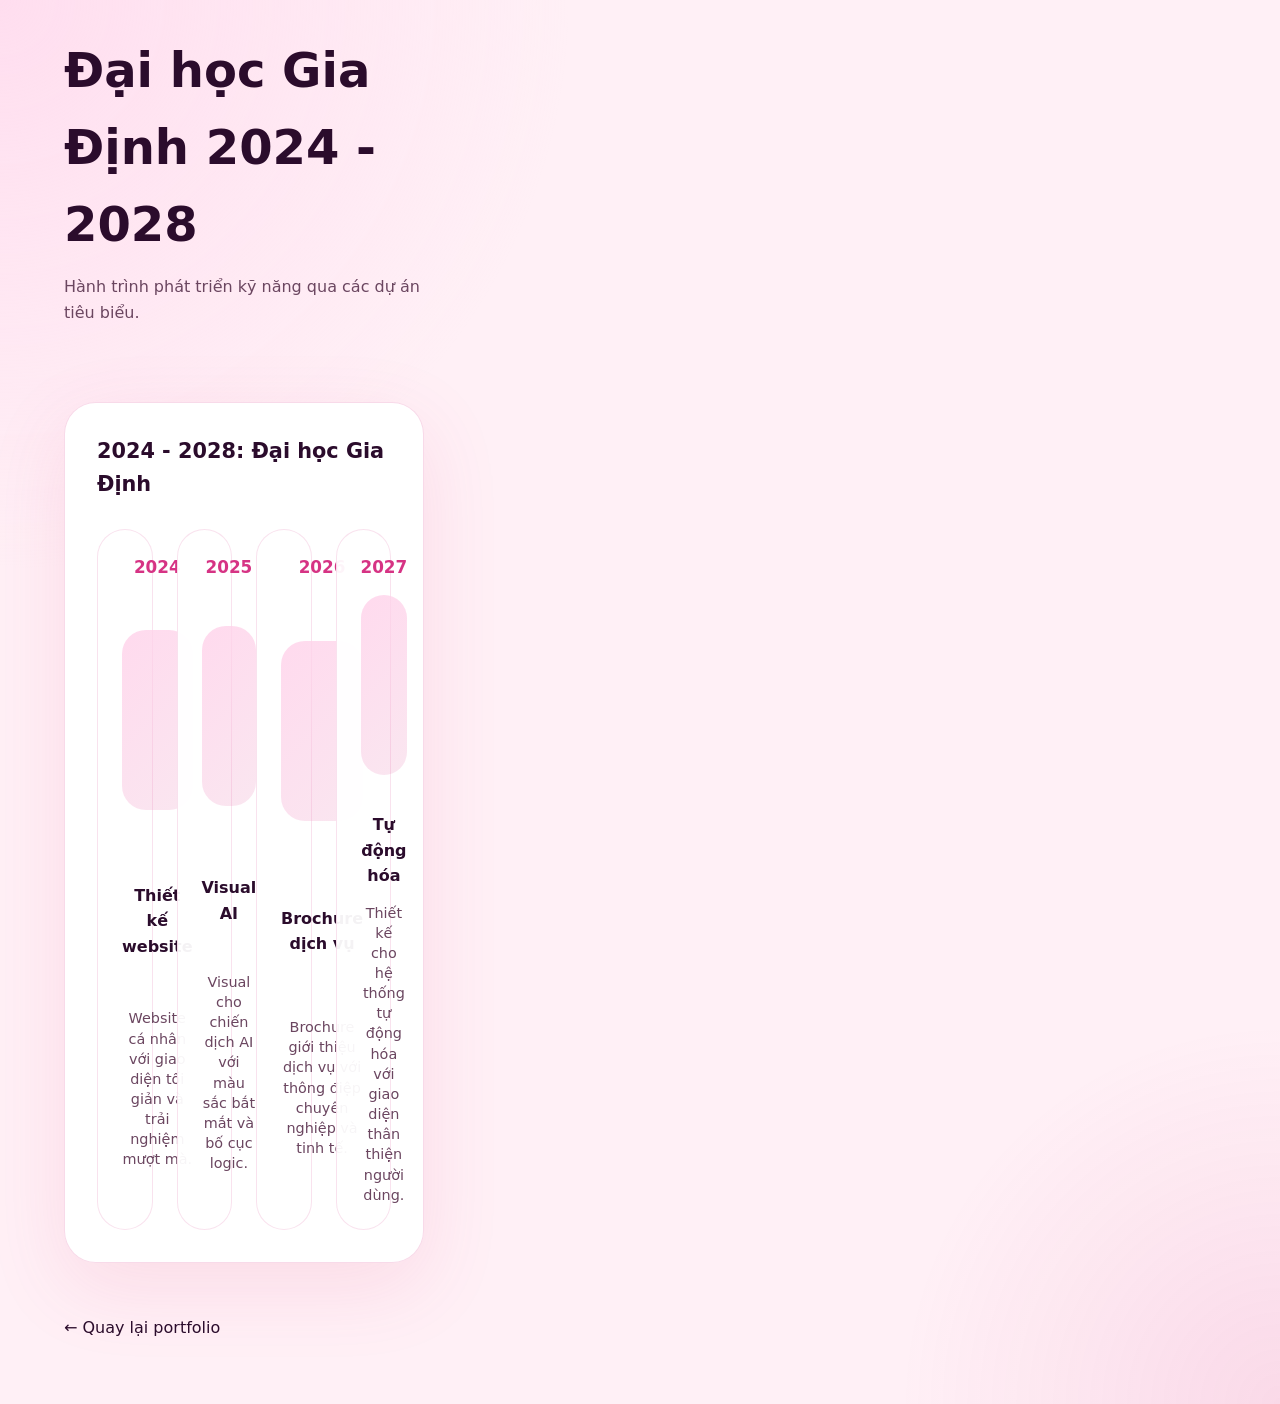
<file: education-2024-2028.html>
<!DOCTYPE html>
<html lang="vi">
<head>
  <meta charset="UTF-8">
  <meta name="viewport" content="width=device-width, initial-scale=1.0">
  <title>Đại học 2024-2028 - Cao Thị Thanh Huyền</title>
  <link rel="stylesheet" href="styles.css">
</head>
<body>
  <div class="wrapper page-detail">
    <main class="content-panel">
      <section class="page-title">
        <h1>Đại học Gia Định 2024 - 2028</h1>
        <p>Hành trình phát triển kỹ năng qua các dự án tiêu biểu.</p>
      </section>
      <section class="education-frame">
        <h2>2024 - 2028: Đại học Gia Định</h2>
        <div class="education-columns">
          <article class="education-column">
            <div class="column-year">2024</div>
            <div class="project-image"></div>
            <h3>Thiết kế website</h3>
            <p>Website cá nhân với giao diện tối giản và trải nghiệm mượt mà.</p>
          </article>
          <article class="education-column">
            <div class="column-year">2025</div>
            <div class="project-image"></div>
            <h3>Visual AI</h3>
            <p>Visual cho chiến dịch AI với màu sắc bắt mắt và bố cục logic.</p>
          </article>
          <article class="education-column">
            <div class="column-year">2026</div>
            <div class="project-image"></div>
            <h3>Brochure dịch vụ</h3>
            <p>Brochure giới thiệu dịch vụ với thông điệp chuyên nghiệp và tinh tế.</p>
          </article>
          <article class="education-column">
            <div class="column-year">2027</div>
            <div class="project-image"></div>
            <h3>Tự động hóa</h3>
            <p>Thiết kế cho hệ thống tự động hóa với giao diện thân thiện người dùng.</p>
          </article>
        </div>
      </section>
      <p class="back-link"><a href="index.html">← Quay lại portfolio</a></p>
    </main>
  </div>
</body>
</html>
</file>
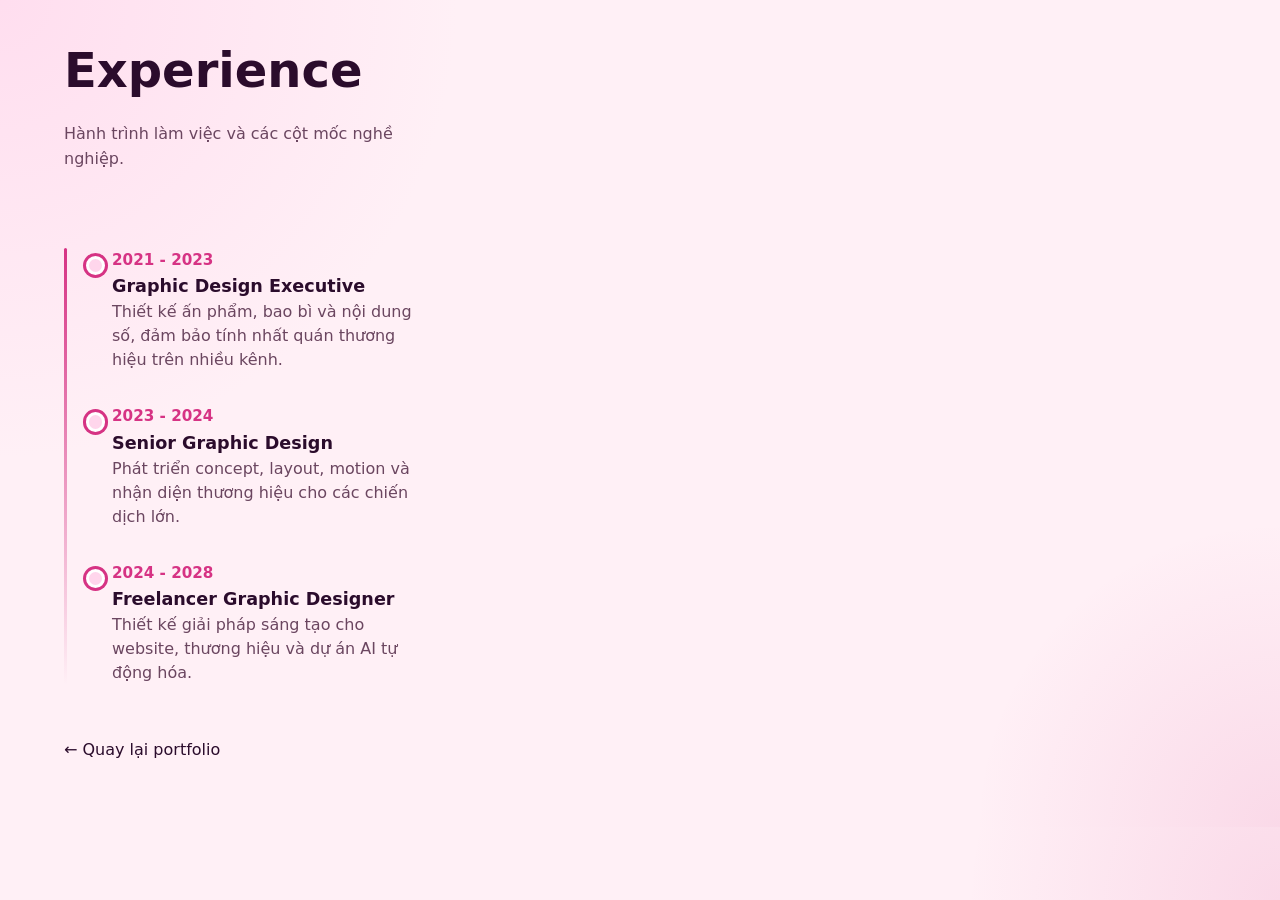
<file: experience.html>
<!DOCTYPE html>
<html lang="vi">
<head>
  <meta charset="UTF-8">
  <meta name="viewport" content="width=device-width, initial-scale=1.0">
  <title>Experience - Cao Thị Thanh Huyền</title>
  <link rel="stylesheet" href="styles.css">
</head>
<body>
  <div class="wrapper page-detail">
    <main class="content-panel">
      <section class="page-title">
        <h1>Experience</h1>
        <p>Hành trình làm việc và các cột mốc nghề nghiệp.</p>
      </section>
      <section class="experience-timeline">
        <div class="timeline-vertical">
          <article class="timeline-card-vertical">
            <div class="timeline-bar"></div>
            <div class="timeline-content">
              <div class="timeline-date">2021 - 2023</div>
              <h3>Graphic Design Executive</h3>
              <p>Thiết kế ấn phẩm, bao bì và nội dung số, đảm bảo tính nhất quán thương hiệu trên nhiều kênh.</p>
            </div>
          </article>
          <article class="timeline-card-vertical">
            <div class="timeline-bar"></div>
            <div class="timeline-content">
              <div class="timeline-date">2023 - 2024</div>
              <h3>Senior Graphic Design</h3>
              <p>Phát triển concept, layout, motion và nhận diện thương hiệu cho các chiến dịch lớn.</p>
            </div>
          </article>
          <article class="timeline-card-vertical">
            <div class="timeline-bar"></div>
            <div class="timeline-content">
              <div class="timeline-date">2024 - 2028</div>
              <h3>Freelancer Graphic Designer</h3>
              <p>Thiết kế giải pháp sáng tạo cho website, thương hiệu và dự án AI tự động hóa.</p>
            </div>
          </article>
        </div>
      </section>
      <p class="back-link"><a href="index.html">← Quay lại portfolio</a></p>
    </main>
  </div>
</body>
</html>
</file>
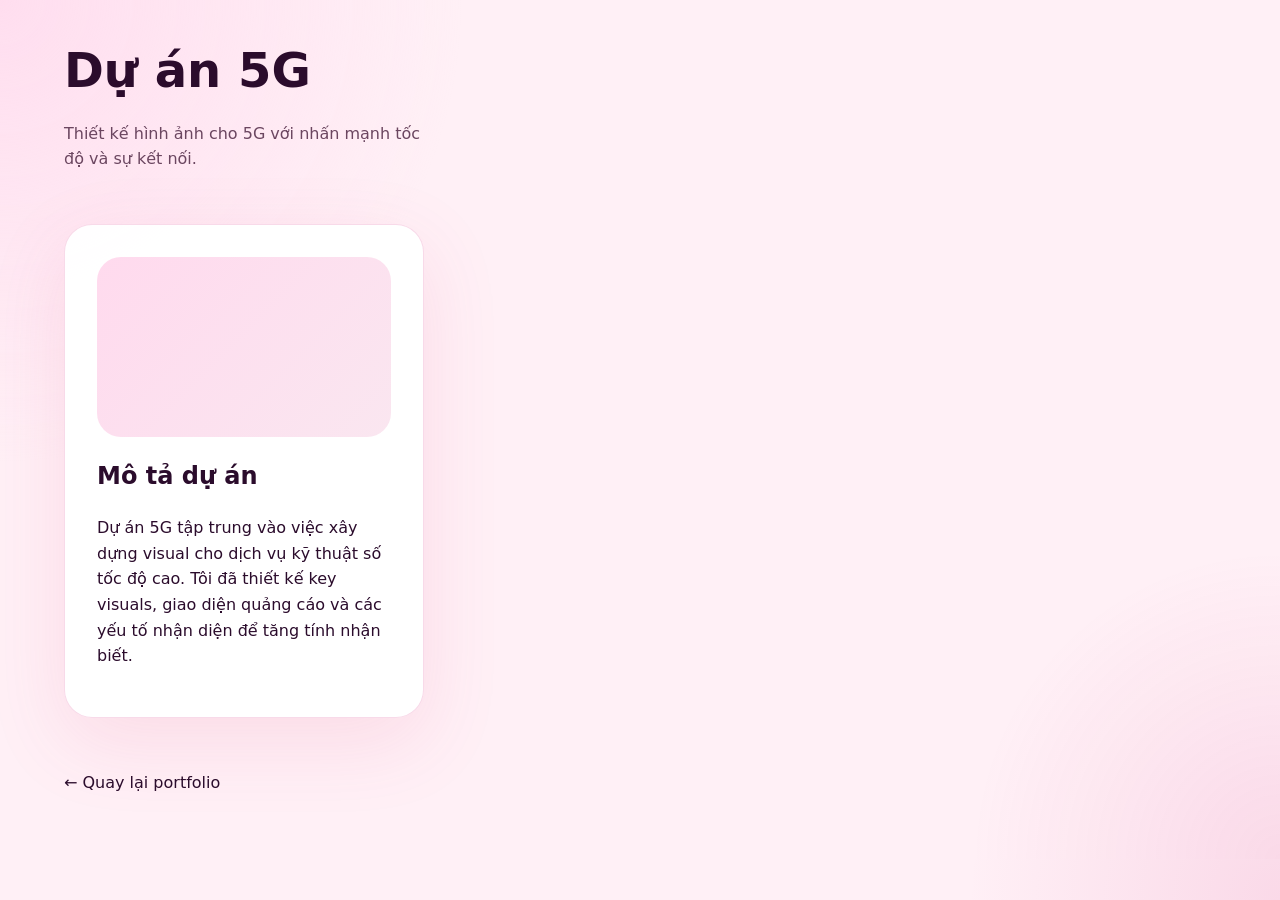
<file: project-5g.html>
<!DOCTYPE html>
<html lang="vi">
<head>
  <meta charset="UTF-8">
  <meta name="viewport" content="width=device-width, initial-scale=1.0">
  <title>Project 5G - Cao Thị Thanh Huyền</title>
  <link rel="stylesheet" href="styles.css">
</head>
<body>
  <div class="wrapper page-detail">
    <main class="content-panel">
      <section class="page-title">
        <h1>Dự án 5G</h1>
        <p>Thiết kế hình ảnh cho 5G với nhấn mạnh tốc độ và sự kết nối.</p>
      </section>
      <section class="detail-card">
        <div class="project-image"></div>
        <h2>Mô tả dự án</h2>
        <p>Dự án 5G tập trung vào việc xây dựng visual cho dịch vụ kỹ thuật số tốc độ cao. Tôi đã thiết kế key visuals, giao diện quảng cáo và các yếu tố nhận diện để tăng tính nhận biết.</p>
      </section>
      <p class="back-link"><a href="index.html">← Quay lại portfolio</a></p>
    </main>
  </div>
</body>
</html>
</file>
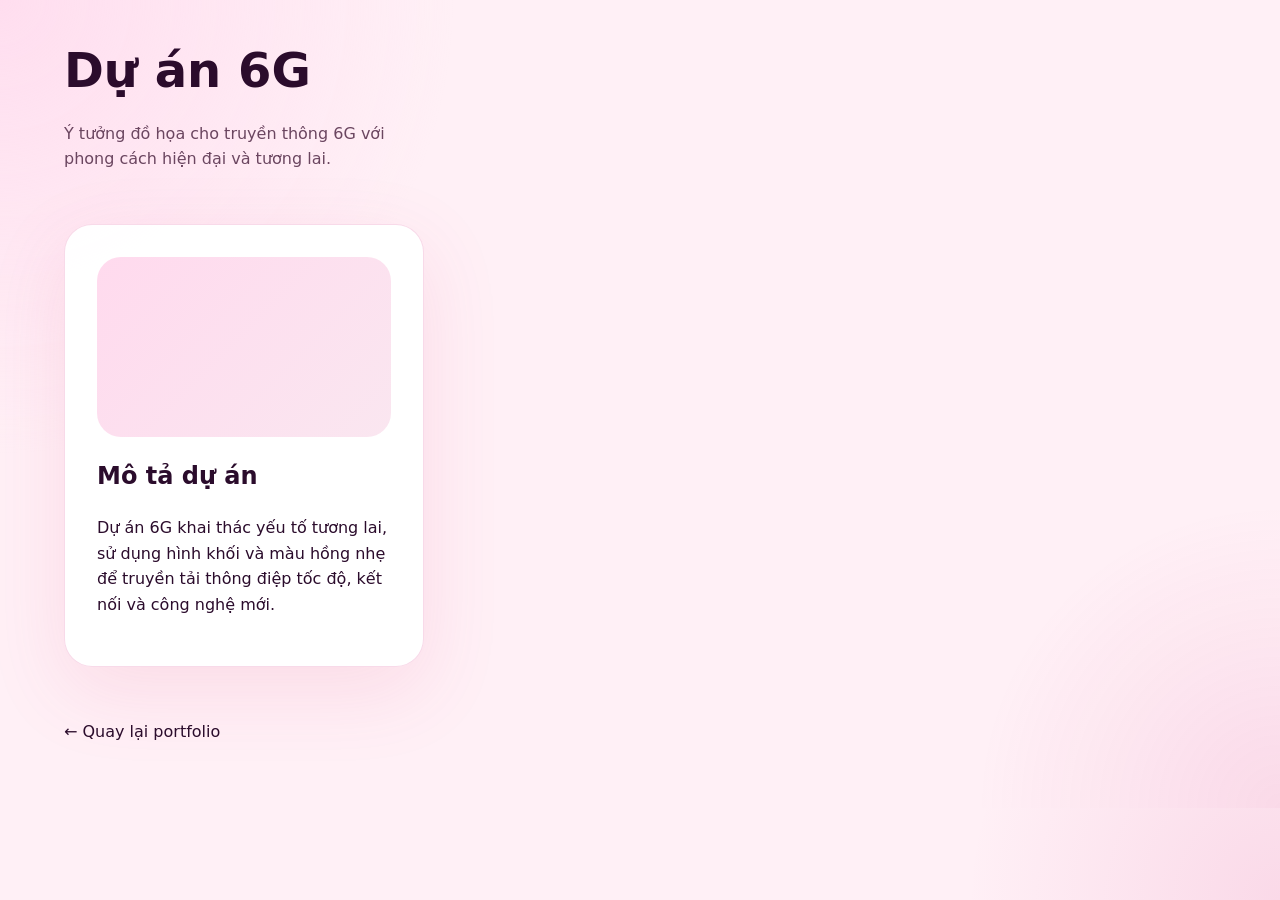
<file: project-6g.html>
<!DOCTYPE html>
<html lang="vi">
<head>
  <meta charset="UTF-8">
  <meta name="viewport" content="width=device-width, initial-scale=1.0">
  <title>Project 6G - Cao Thị Thanh Huyền</title>
  <link rel="stylesheet" href="styles.css">
</head>
<body>
  <div class="wrapper page-detail">
    <main class="content-panel">
      <section class="page-title">
        <h1>Dự án 6G</h1>
        <p>Ý tưởng đồ họa cho truyền thông 6G với phong cách hiện đại và tương lai.</p>
      </section>
      <section class="detail-card">
        <div class="project-image"></div>
        <h2>Mô tả dự án</h2>
        <p>Dự án 6G khai thác yếu tố tương lai, sử dụng hình khối và màu hồng nhẹ để truyền tải thông điệp tốc độ, kết nối và công nghệ mới.</p>
      </section>
      <p class="back-link"><a href="index.html">← Quay lại portfolio</a></p>
    </main>
  </div>
</body>
</html>
</file>
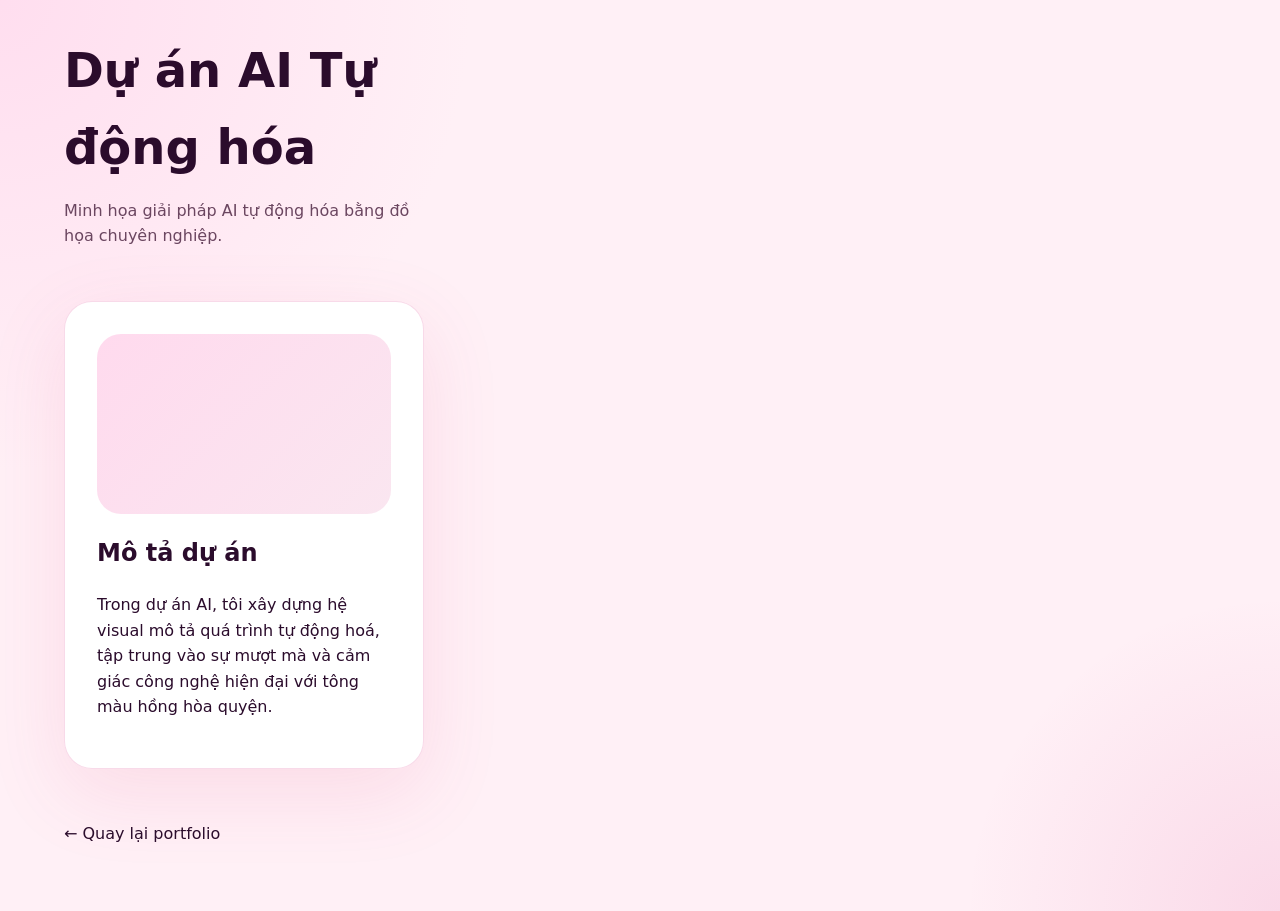
<file: project-ai.html>
<!DOCTYPE html>
<html lang="vi">
<head>
  <meta charset="UTF-8">
  <meta name="viewport" content="width=device-width, initial-scale=1.0">
  <title>Project AI - Cao Thị Thanh Huyền</title>
  <link rel="stylesheet" href="styles.css">
</head>
<body>
  <div class="wrapper page-detail">
    <main class="content-panel">
      <section class="page-title">
        <h1>Dự án AI Tự động hóa</h1>
        <p>Minh họa giải pháp AI tự động hóa bằng đồ họa chuyên nghiệp.</p>
      </section>
      <section class="detail-card">
        <div class="project-image"></div>
        <h2>Mô tả dự án</h2>
        <p>Trong dự án AI, tôi xây dựng hệ visual mô tả quá trình tự động hoá, tập trung vào sự mượt mà và cảm giác công nghệ hiện đại với tông màu hồng hòa quyện.</p>
      </section>
      <p class="back-link"><a href="index.html">← Quay lại portfolio</a></p>
    </main>
  </div>
</body>
</html>
</file>
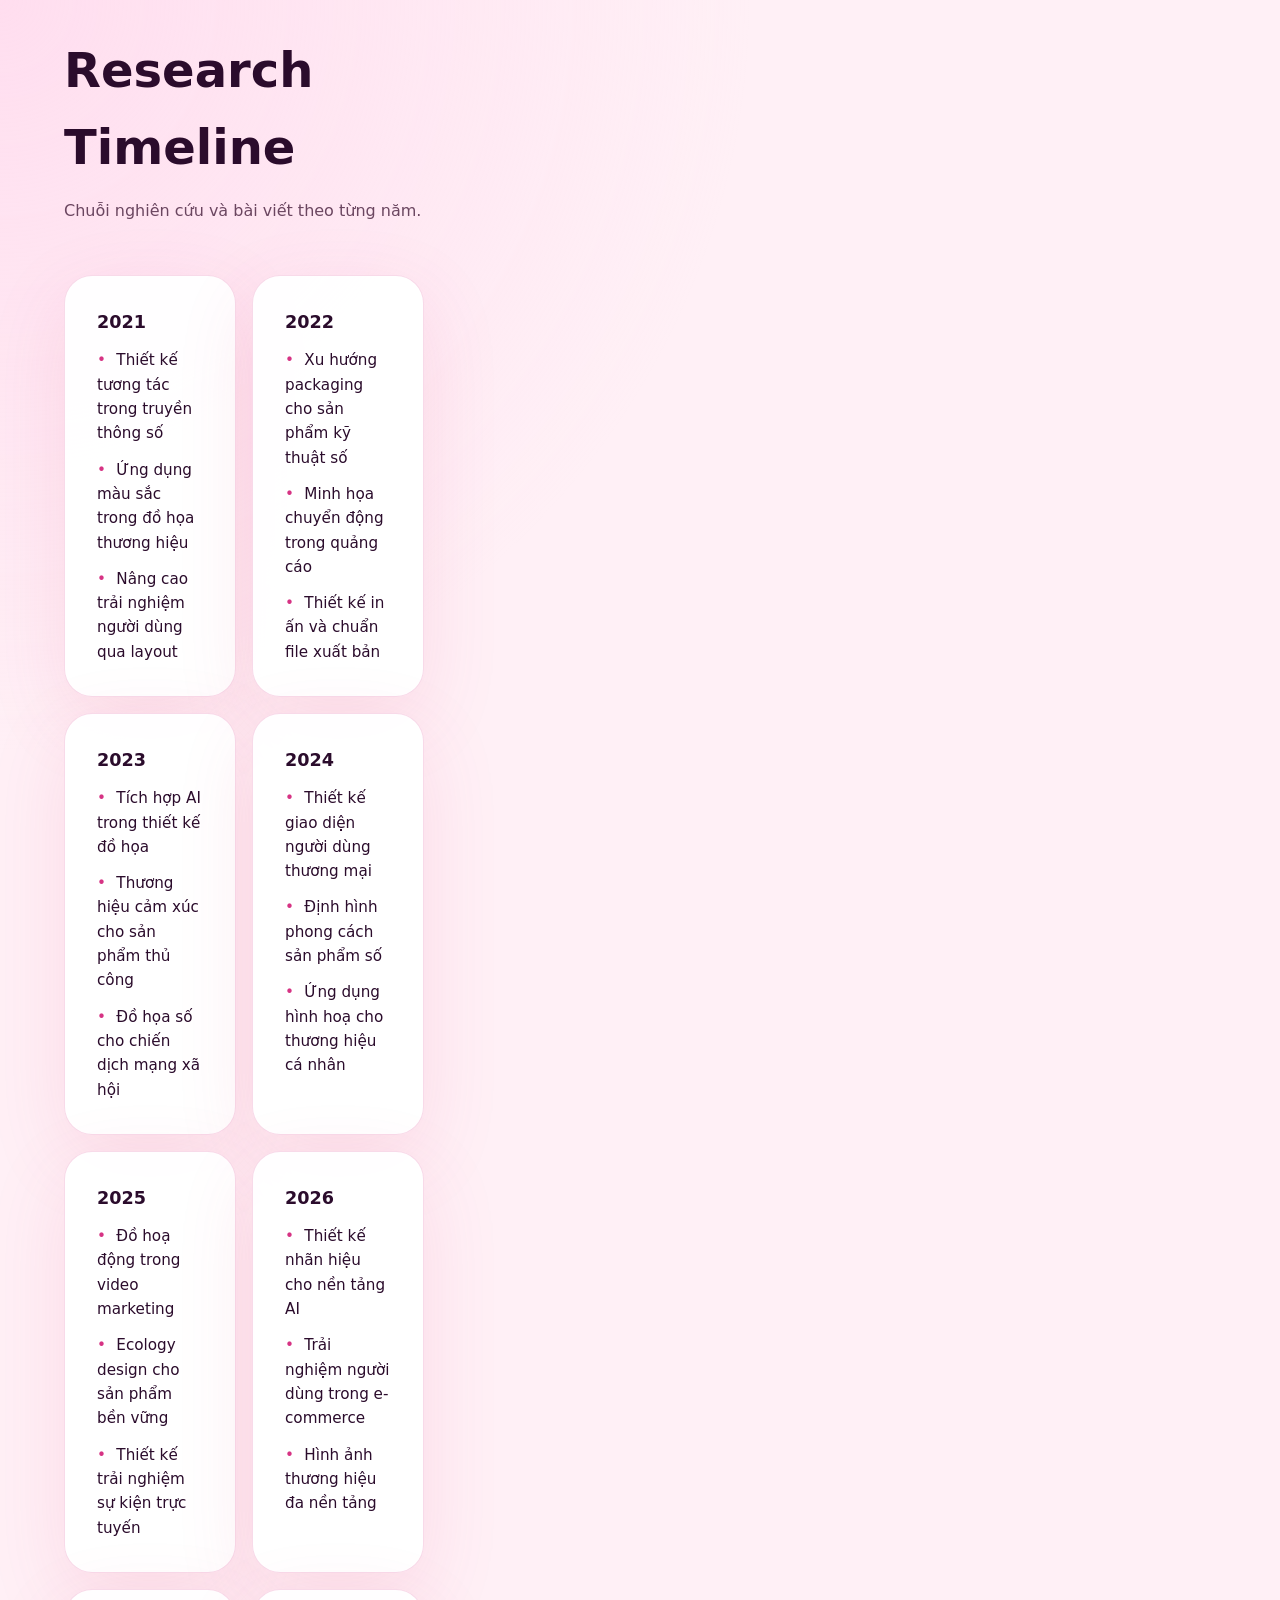
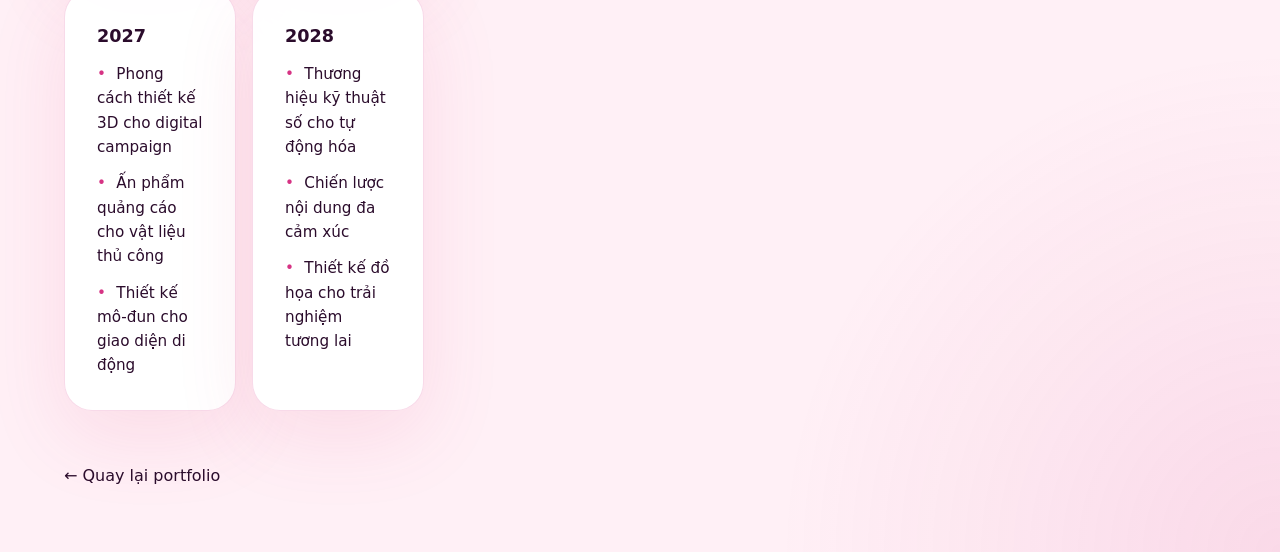
<file: research.html>
<!DOCTYPE html>
<html lang="vi">
<head>
  <meta charset="UTF-8">
  <meta name="viewport" content="width=device-width, initial-scale=1.0">
  <title>Research Timeline - Cao Thị Thanh Huyền</title>
  <link rel="stylesheet" href="styles.css">
</head>
<body>
  <div class="wrapper page-detail">
    <main class="content-panel">
      <section class="page-title">
        <h1>Research Timeline</h1>
        <p>Chuỗi nghiên cứu và bài viết theo từng năm.</p>
      </section>
      <section class="research-grid">
        <article class="detail-card">
          <h3>2021</h3>
          <ul>
            <li>Thiết kế tương tác trong truyền thông số</li>
            <li>Ứng dụng màu sắc trong đồ họa thương hiệu</li>
            <li>Nâng cao trải nghiệm người dùng qua layout</li>
          </ul>
        </article>
        <article class="detail-card">
          <h3>2022</h3>
          <ul>
            <li>Xu hướng packaging cho sản phẩm kỹ thuật số</li>
            <li>Minh họa chuyển động trong quảng cáo</li>
            <li>Thiết kế in ấn và chuẩn file xuất bản</li>
          </ul>
        </article>
        <article class="detail-card">
          <h3>2023</h3>
          <ul>
            <li>Tích hợp AI trong thiết kế đồ họa</li>
            <li>Thương hiệu cảm xúc cho sản phẩm thủ công</li>
            <li>Đồ họa số cho chiến dịch mạng xã hội</li>
          </ul>
        </article>
        <article class="detail-card">
          <h3>2024</h3>
          <ul>
            <li>Thiết kế giao diện người dùng thương mại</li>
            <li>Định hình phong cách sản phẩm số</li>
            <li>Ứng dụng hình hoạ cho thương hiệu cá nhân</li>
          </ul>
        </article>
        <article class="detail-card">
          <h3>2025</h3>
          <ul>
            <li>Đồ hoạ động trong video marketing</li>
            <li>Ecology design cho sản phẩm bền vững</li>
            <li>Thiết kế trải nghiệm sự kiện trực tuyến</li>
          </ul>
        </article>
        <article class="detail-card">
          <h3>2026</h3>
          <ul>
            <li>Thiết kế nhãn hiệu cho nền tảng AI</li>
            <li>Trải nghiệm người dùng trong e-commerce</li>
            <li>Hình ảnh thương hiệu đa nền tảng</li>
          </ul>
        </article>
        <article class="detail-card">
          <h3>2027</h3>
          <ul>
            <li>Phong cách thiết kế 3D cho digital campaign</li>
            <li>Ấn phẩm quảng cáo cho vật liệu thủ công</li>
            <li>Thiết kế mô-đun cho giao diện di động</li>
          </ul>
        </article>
        <article class="detail-card">
          <h3>2028</h3>
          <ul>
            <li>Thương hiệu kỹ thuật số cho tự động hóa</li>
            <li>Chiến lược nội dung đa cảm xúc</li>
            <li>Thiết kế đồ họa cho trải nghiệm tương lai</li>
          </ul>
        </article>
      </section>
      <p class="back-link"><a href="index.html">← Quay lại portfolio</a></p>
    </main>
  </div>
</body>
</html>
</file>
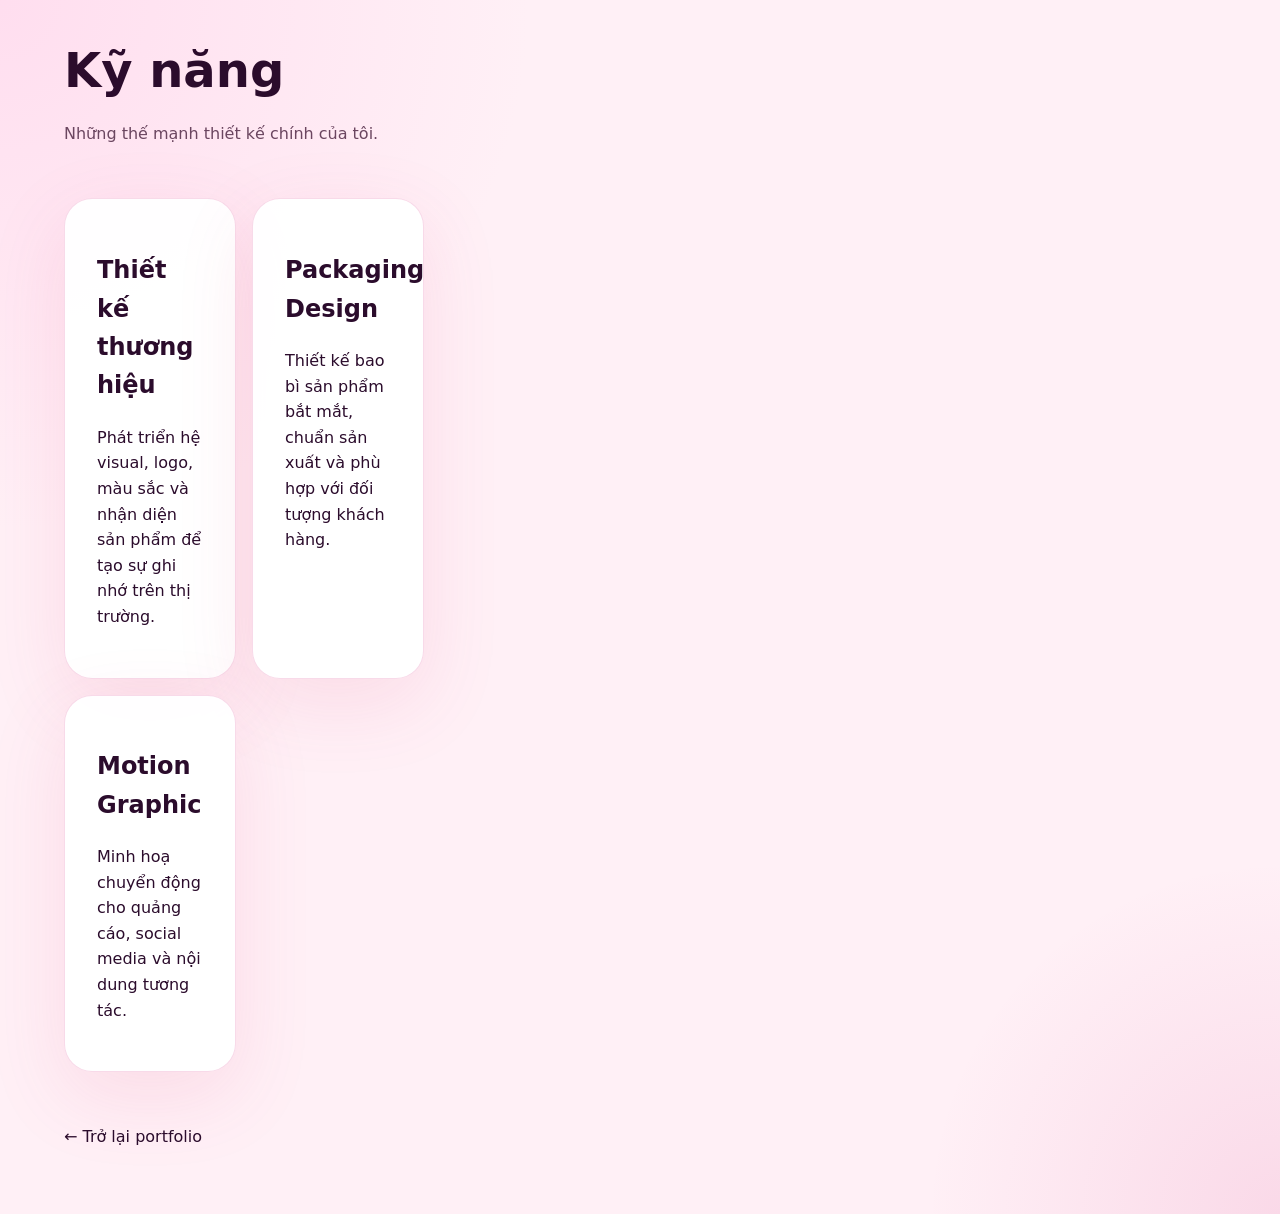
<file: skills.html>
<!DOCTYPE html>
<html lang="vi">
<head>
  <meta charset="UTF-8">
  <meta name="viewport" content="width=device-width, initial-scale=1.0">
  <title>Kỹ năng - Cao Thị Thanh Huyền</title>
  <link rel="stylesheet" href="styles.css">
</head>
<body>
  <div class="wrapper page-detail">
    <main class="content-panel">
      <section class="page-title">
        <h1>Kỹ năng</h1>
        <p>Những thế mạnh thiết kế chính của tôi.</p>
      </section>
      <section class="skill-grid">
        <article class="detail-card">
          <h2>Thiết kế thương hiệu</h2>
          <p>Phát triển hệ visual, logo, màu sắc và nhận diện sản phẩm để tạo sự ghi nhớ trên thị trường.</p>
        </article>
        <article class="detail-card">
          <h2>Packaging Design</h2>
          <p>Thiết kế bao bì sản phẩm bắt mắt, chuẩn sản xuất và phù hợp với đối tượng khách hàng.</p>
        </article>
        <article class="detail-card">
          <h2>Motion Graphic</h2>
          <p>Minh hoạ chuyển động cho quảng cáo, social media và nội dung tương tác.</p>
        </article>
      </section>
      <p class="back-link"><a href="index.html">← Trở lại portfolio</a></p>
    </main>
  </div>
</body>
</html>
</file>
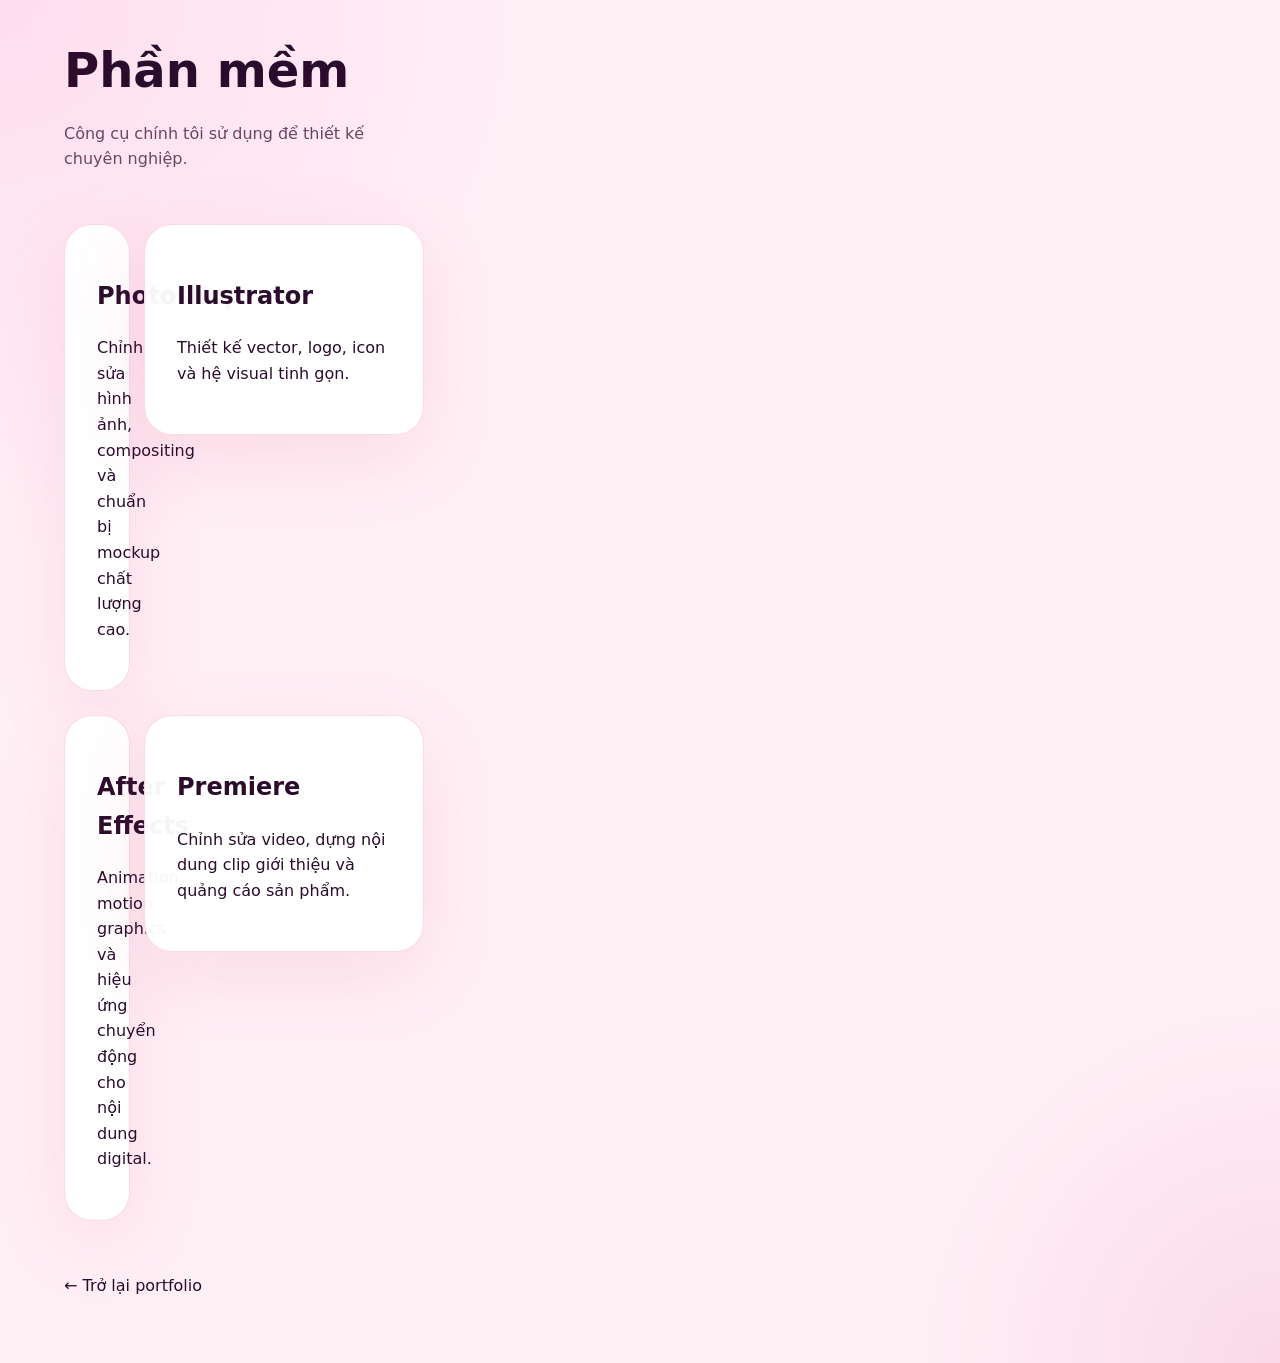
<file: software.html>
<!DOCTYPE html>
<html lang="vi">
<head>
  <meta charset="UTF-8">
  <meta name="viewport" content="width=device-width, initial-scale=1.0">
  <title>Phần mềm - Cao Thị Thanh Huyền</title>
  <link rel="stylesheet" href="styles.css">
</head>
<body>
  <div class="wrapper page-detail">
    <main class="content-panel">
      <section class="page-title">
        <h1>Phần mềm</h1>
        <p>Công cụ chính tôi sử dụng để thiết kế chuyên nghiệp.</p>
      </section>
      <section class="software-grid detail-grid">
        <article class="detail-card">
          <h2>Photoshop</h2>
          <p>Chỉnh sửa hình ảnh, compositing và chuẩn bị mockup chất lượng cao.</p>
        </article>
        <article class="detail-card">
          <h2>Illustrator</h2>
          <p>Thiết kế vector, logo, icon và hệ visual tinh gọn.</p>
        </article>
        <article class="detail-card">
          <h2>After Effects</h2>
          <p>Animation, motion graphics và hiệu ứng chuyển động cho nội dung digital.</p>
        </article>
        <article class="detail-card">
          <h2>Premiere</h2>
          <p>Chỉnh sửa video, dựng nội dung clip giới thiệu và quảng cáo sản phẩm.</p>
        </article>
      </section>
      <p class="back-link"><a href="index.html">← Trở lại portfolio</a></p>
    </main>
  </div>
</body>
</html>
</file>
<file: styles.css>
:root {
  color-scheme: light;
  --bg: #fff0f6;
  --surface: rgba(255, 255, 255, 0.96);
  --text: #2b0c2c;
  --muted: #6b4660;
  --accent: #d63384;
  --accent-soft: #ffd6ec;
  --border: rgba(214, 51, 132, 0.18);
  --shadow: 0 24px 80px rgba(218, 63, 121, 0.12);
}

*, *::before, *::after {
  box-sizing: border-box;
}

html, body {
  margin: 0;
  min-height: 100%;
  font-family: "Inter", system-ui, -apple-system, BlinkMacSystemFont, "Segoe UI", sans-serif;
  background: radial-gradient(circle at top left, rgba(255, 214, 236, 0.7), transparent 30%),
              radial-gradient(circle at bottom right, rgba(214, 51, 132, 0.12), transparent 20%),
              var(--bg);
  color: var(--text);
  scroll-behavior: smooth;
}

body {
  line-height: 1.6;
}

a {
  color: inherit;
  text-decoration: none;
}

button {
  appearance: none;
  border: none;
  background: none;
  font: inherit;
  color: inherit;
  text-align: left;
  cursor: pointer;
}

.click-card {
  width: 100%;
}

.wrapper {
  max-width: 1200px;
  margin: 0 auto;
  padding: 2rem 1.5rem 3rem;
  display: grid;
  grid-template-columns: minmax(280px, 360px) minmax(0, 1fr);
  gap: 2rem;
}

.profile-panel,
.content-panel {
  display: grid;
  gap: 1.5rem;
}

.profile-card,
.info-card,
.about-section,
.experience-section,
.research-section,
.education-section,
.projects-section {
  background: var(--surface);
  border-radius: 32px;
  border: 1px solid var(--border);
  box-shadow: var(--shadow);
  padding: 2rem;
  overflow: hidden;
}

.profile-card {
  display: grid;
  gap: 1.2rem;
  position: relative;
  grid-auto-rows: min-content;
}

.profile-card::after {
  content: "";
  position: absolute;
  inset: 0;
  background: radial-gradient(circle at top right, rgba(255, 214, 236, 0.4), transparent 30%);
  pointer-events: none;
}

.profile-image {
  width: 100%;
  aspect-ratio: 3 / 4;
  min-height: 200px;
  border-radius: 28px;
  background: linear-gradient(180deg, rgba(255, 255, 255, 0.3) 0%, rgba(255, 214, 236, 0.2) 100%),
              url("tải xuống (98).jpg");
  background-size: cover;
  background-position: center;
  background-repeat: no-repeat;
  border: 1px solid rgba(214, 51, 132, 0.12);
  position: relative;
  overflow: hidden;
}

.profile-image::before {
  content: "";
  position: absolute;
  inset: 0;
  background-image: radial-gradient(circle, rgba(214, 51, 132, 0.25) 0%, transparent 45%);
}

.profile-intro {
  display: grid;
  gap: 0.75rem;
  position: relative;
  z-index: 1;
}

.hello {
  margin: 0;
  font-size: 1rem;
  font-weight: 700;
  letter-spacing: 0.18em;
  color: var(--accent);
}

.profile-intro h1 {
  margin: 0;
  font-size: clamp(2rem, 4vw, 3rem);
}

.subtitle {
  margin: 0;
  color: var(--muted);
}

.info-card h2,
.about-section h2,
.experience-section h2,
.research-section h2,
.projects-section h2,
.education-section h2 {
  margin: 0 0 1.25rem;
  font-size: 1.3rem;
  letter-spacing: 0.02em;
}

.info-card {
  padding: 1.25rem !important;
  background: linear-gradient(135deg, rgba(255, 255, 255, 0.85) 0%, rgba(255, 214, 236, 0.4) 100%),
              url("tải xuống (87).jpg");
  background-size: cover;
  background-position: center;
  background-repeat: no-repeat;
}

.info-card h2 {
  margin-bottom: 0.85rem;
  font-size: 1.1rem;
}

.info-card ul {
  gap: 0.6rem;
}

.info-card li {
  font-size: 0.9rem;
}

.info-card ul,
.profile-card ul,
.projects-section ul,
.research-grid ul,
.education-grid ul {
  list-style: none;
  padding: 0;
  margin: 0;
  display: grid;
  gap: 0.85rem;
}

.info-card li,
.research-grid li,
.education-grid li {
  font-size: 0.95rem;
  color: var(--text);
}

.info-card strong {
  color: var(--accent);
}

.software-card {
  padding: 1.25rem !important;
  padding-top: 1.25rem !important;
  background: linear-gradient(135deg, rgba(255, 255, 255, 0.85) 0%, rgba(255, 214, 236, 0.4) 100%),
              url("tải xuống (87).jpg");
  background-size: cover;
  background-position: center;
  background-repeat: no-repeat;
}

.software-grid {
  display: grid;
  grid-template-columns: repeat(4, minmax(0, 1fr));
  gap: 0.6rem;
}

.software-grid span {
  display: flex;
  align-items: center;
  justify-content: center;
  padding: 0.8rem 0;
  border-radius: 18px;
  background: var(--accent-soft);
  color: var(--accent);
  font-weight: 700;
  font-size: 0.85rem;
}

..about-section p,
.experience-section p,
.projects-section p,
.research-section p,
.education-section p {
  margin: 0;
  color: var(--muted);
}

.about-section {
  display: grid;
  gap: 1.5rem;
}

.about-row {
  display: grid;
  gap: 1.5rem;
  grid-template-columns: minmax(0, 2fr) minmax(280px, 1fr);
  align-items: start;
}

.about-intro h2,
.about-summary h3 {
  margin-top: 0;
}

.about-intro p {
  margin: 0 0 1rem;
  color: var(--muted);
}

.about-summary {
  background: rgba(255, 255, 255, 0.95);
  border: 1px solid rgba(214, 51, 132, 0.12);
  border-radius: 28px;
  padding: 1.25rem;
}

.about-summary h3 {
  margin: 0 0 0.75rem;
  font-size: 1.05rem;
}

.about-summary ul {
  padding: 0;
  margin: 0;
  list-style: none;
  display: grid;
  gap: 0.6rem;
}

.about-summary li {
  color: var(--text);
  font-size: 0.9rem;
}

@media (max-width: 820px) {
  .about-row {
    grid-template-columns: 1fr;
  }
}

.section-title {
  display: flex;
  justify-content: space-between;
  align-items: baseline;
  gap: 1rem;
  margin-bottom: 1.25rem;
}

.section-title h2 {
  margin: 0;
  font-size: 1.5rem;
}

.section-title span {
  color: var(--accent);
  font-weight: 700;
}

.timeline {
  display: grid;
  gap: 1rem;
}

.timeline-item {
  display: grid;
  gap: 0.85rem;
  padding: 1rem 1rem 1rem 0;
  border-left: 3px solid var(--accent);
}

.timeline-date {
  font-size: 0.95rem;
  font-weight: 700;
  color: var(--accent);
}

.timeline-item h3 {
  margin: 0;
  font-size: 1.05rem;
}

.timeline-item p {
  margin: 0;
  color: var(--muted);
}

.education-grid {
  display: grid;
  gap: 1rem;
}

.edu-frame,
.research-card,
.project-card {
  display: block;
  border-radius: 28px;
  background: rgba(255, 255, 255, 0.95);
  border: 1px solid rgba(214, 51, 132, 0.14);
  padding: 1.5rem;
  transition: transform 0.3s ease, box-shadow 0.3s ease, border-color 0.3s ease;
}

.edu-frame:hover,
.research-card:hover,
.project-card:hover,
.timeline-link:hover,
.link-card:hover {
  transform: translateY(-4px);
  box-shadow: 0 24px 60px rgba(214, 51, 132, 0.12);
  border-color: rgba(214, 51, 132, 0.28);
}

.edu-header {
  display: flex;
  justify-content: space-between;
  gap: 1rem;
  align-items: baseline;
  margin-bottom: 1rem;
}

.edu-header h3 {
  margin: 0;
  font-size: 1.1rem;
}

.edu-header p {
  margin: 0;
  color: var(--muted);
}

.edu-frame ul,
.research-grid ul {
  gap: 0.75rem;
}

.research-grid {
  display: grid;
  gap: 1rem;
  grid-template-columns: repeat(2, minmax(0, 1fr));
}

.research-grid h3 {
  margin: 0 0 0.75rem;
  font-size: 1.1rem;
}

.research-grid li::before {
  content: "•";
  margin-right: 0.65rem;
  color: var(--accent);
}

.page-title {
  margin-bottom: 1.75rem;
}

.page-title h1 {
  margin: 0;
  font-size: clamp(2rem, 4vw, 3rem);
}

.page-title p {
  margin: 0.75rem 0 0;
  color: var(--muted);
  max-width: 720px;
}

.detail-grid {
  display: grid;
  gap: 1.5rem;
  grid-template-columns: minmax(0, 2fr) minmax(280px, 1fr);
  align-items: start;
}

.detail-card {
  background: var(--surface);
  border: 1px solid var(--border);
  border-radius: 28px;
  padding: 2rem;
  box-shadow: var(--shadow);
}

.info-compact h3 {
  margin-top: 1.4rem;
}

.info-block {
  margin-top: 1.5rem;
  background: rgba(255, 255, 255, 0.95);
  border-radius: 28px;
  border: 1px solid rgba(214, 51, 132, 0.12);
  padding: 1.75rem;
}

.info-block-item {
  margin-bottom: 1rem;
  color: var(--text);
}

.skill-grid {
  display: grid;
  gap: 1rem;
  grid-template-columns: repeat(2, minmax(0, 1fr));
}

.project-image {
  width: 100%;
  height: 180px;
  border-radius: 24px;
  background: linear-gradient(135deg, rgba(255, 214, 236, 0.9), rgba(214, 51, 132, 0.12));
  margin-bottom: 1rem;
}

.timeline-card {
  background: rgba(255, 255, 255, 0.95);
  border: 1px solid rgba(214, 51, 132, 0.14);
  border-radius: 28px;
  padding: 1.5rem;
}

.back-link {
  margin-top: 1.75rem;
}

.education-grid {
  display: grid;
  gap: 1rem;
  grid-template-columns: repeat(3, minmax(0, 1fr));
}

.edu-card h3 {
  margin: 0 0 0.75rem;
}

.project-card {
  padding-left: 0;
}

.project-list article,
.timeline-link,
.link-card {
  text-decoration: none;
}

.project-card:hover,
.timeline-link:hover,
.link-card:hover {
  transform: translateY(-4px);
}

.project-card span {
  margin-top: 0.2rem;
}

.project-card h3 {
  margin-bottom: 0.4rem;
}

.project-card p {
  color: var(--muted);
}

.project-card {
  border-left: 3px solid var(--accent);
  background: rgba(255, 255, 255, 0.98);
}


.project-list {
  display: grid;
  gap: 1rem;
}

.project-card {
  display: grid;
  grid-template-columns: auto 1fr;
  gap: 1rem;
  align-items: center;
  padding: 1rem 1rem;
  border-left: 3px solid var(--accent);
  background: rgba(255, 255, 255, 0.98);
}

.project-image.project-image-small {
  width: 70px;
  height: 70px;
  min-width: 70px;
  border-radius: 22px;
  background: linear-gradient(135deg, rgba(214, 51, 132, 0.16), rgba(255, 214, 236, 0.4));
  border: 1px solid rgba(214, 51, 132, 0.14);
}

.project-card h3 {
  margin: 0 0 0.4rem;
}

.project-card p {
  margin: 0;
  color: var(--muted);
}

.link-card {
  display: block;
  text-decoration: none;
  color: inherit;
}

.detail-overlay {
  position: fixed;
  inset: 0;
  background: rgba(43, 12, 44, 0.82);
  display: none;
  align-items: center;
  justify-content: center;
  padding: 1.5rem;
  z-index: 1000;
}

.detail-overlay.visible {
  display: flex;
}

.detail-panel {
  width: min(980px, 100%);
  max-height: min(90vh, 900px);
  overflow-y: auto;
  background: rgba(255, 255, 255, 0.99);
  border-radius: 32px;
  padding: 2rem;
  box-shadow: 0 32px 100px rgba(0, 0, 0, 0.18);
  position: relative;
}

.close-button {
  position: absolute;
  top: 1rem;
  right: 1rem;
  width: 2.5rem;
  height: 2.5rem;
  border-radius: 50%;
  border: 1px solid rgba(214, 51, 132, 0.18);
  background: rgba(255, 255, 255, 0.95);
  color: var(--accent);
  font-size: 1.5rem;
  line-height: 1;
  display: grid;
  place-items: center;
  cursor: pointer;
}

.detail-row {
  display: grid;
  gap: 1rem;
  margin-top: 1.5rem;
}

.detail-row-3 {
  grid-template-columns: repeat(3, minmax(0, 1fr));
}

.detail-mini-card {
  background: rgba(255, 214, 236, 0.12);
  border: 1px solid rgba(214, 51, 132, 0.14);
  border-radius: 24px;
  padding: 1rem;
}

.detail-mini-card strong {
  display: block;
  margin-bottom: 0.5rem;
  font-size: 0.95rem;
}

.detail-mini-card p {
  margin: 0;
  color: var(--muted);
  line-height: 1.5;
}

.detail-panel h2 {
  margin-top: 0;
}

.detail-panel p {
  margin: 0.85rem 0;
  color: var(--muted);
  line-height: 1.7;
}

.detail-panel ul {
  margin: 0.8rem 0 0 1.2rem;
  padding: 0;
  color: var(--text);
}

.detail-panel li {
  margin-bottom: 0.55rem;
}

.project-image.small {
  height: 140px;
}

.animate-fade {
  opacity: 0;
  transform: translateY(24px);
  animation: fadeInUp 0.9s ease forwards;
}

.delay-1 {
  animation-delay: 0.1s;
}

.delay-2 {
  animation-delay: 0.2s;
}

.delay-3 {
  animation-delay: 0.3s;
}

.delay-4 {
  animation-delay: 0.4s;
}

@keyframes fadeInUp {
  to {
    opacity: 1;
    transform: translateY(0);
  }
}

@media (max-width: 1100px) {
  .wrapper {
    grid-template-columns: 1fr;
  }

  .research-grid {
    grid-template-columns: 1fr;
  }

  .education-columns {
    grid-template-columns: repeat(2, minmax(0, 1fr));
  }
}

/* Experience Vertical Timeline */
.experience-timeline {
  margin-top: 1.5rem;
}

.timeline-vertical {
  display: grid;
  gap: 2rem;
  position: relative;
  padding: 0 0 0 3rem;
}

.timeline-vertical::before {
  content: "";
  position: absolute;
  left: 0;
  top: 0;
  bottom: 0;
  width: 3px;
  background: linear-gradient(to bottom, var(--accent), transparent);
  border-radius: 2px;
}

.timeline-card-vertical {
  position: relative;
  display: grid;
  gap: 0.85rem;
}

.timeline-bar {
  position: absolute;
  left: -1.62rem;
  top: 0.5rem;
  width: 1.2rem;
  height: 1.2rem;
  border-radius: 50%;
  background: var(--accent-soft);
  border: 3px solid white;
  box-shadow: 0 0 0 3px var(--accent);
}

.timeline-content h3 {
  margin: 0;
  font-size: 1.1rem;
}

.timeline-content p {
  margin: 0;
  color: var(--muted);
  line-height: 1.5;
}

/* Education Frame & Columns */
.education-frame {
  background: var(--surface);
  border-radius: 32px;
  border: 1px solid var(--border);
  box-shadow: var(--shadow);
  padding: 2rem;
  margin-top: 1.5rem;
}

.education-frame h2 {
  margin: 0 0 1.75rem;
  font-size: 1.3rem;
  color: var(--text);
}

.education-columns {
  display: grid;
  grid-template-columns: repeat(4, minmax(0, 1fr));
  gap: 1.5rem;
}

.education-column {
  background: rgba(255, 255, 255, 0.95);
  border: 1px solid rgba(214, 51, 132, 0.14);
  border-radius: 28px;
  padding: 1.5rem;
  display: grid;
  gap: 0.85rem;
  text-align: center;
  transition: transform 0.3s ease, box-shadow 0.3s ease;
}

.education-column:hover {
  transform: translateY(-4px);
  box-shadow: 0 24px 60px rgba(214, 51, 132, 0.12);
  border-color: rgba(214, 51, 132, 0.28);
}

.column-year {
  font-size: 1.05rem;
  font-weight: 700;
  color: var(--accent);
}

.education-column h3 {
  margin: 0.5rem 0 0;
  font-size: 1rem;
}

.education-column p {
  margin: 0;
  color: var(--muted);
  font-size: 0.9rem;
  line-height: 1.4;
}

.more-link {
  margin-top: 1rem;
  padding: 0.75rem 1.5rem;
  background: var(--accent-soft);
  color: var(--accent);
  border-radius: 20px;
  font-weight: 600;
  font-size: 0.95rem;
  transition: all 0.3s ease;
  cursor: pointer;
}

.more-link:hover {
  background: rgba(214, 51, 132, 0.2);
  transform: translateX(4px);
}

.detail-content-full {
  display: grid;
  grid-template-columns: minmax(0, 2fr) minmax(280px, 1fr);
  gap: 2rem;
  align-items: start;
}

.detail-content-full article {
  display: grid;
  gap: 1rem;
}

.detail-content-full h3 {
  margin: 0;
  font-size: 1.1rem;
  color: var(--text);
}

.detail-content-full ul {
  list-style: none;
  padding: 0;
  margin: 0;
  display: grid;
  gap: 0.6rem;
}

.detail-content-full li {
  color: var(--text);
  font-size: 0.9rem;
}

@media (max-width: 820px) {
  .detail-content-full {
    grid-template-columns: 1fr;
  }
}

@media (max-width: 820px) {
  .wrapper {
    padding: 1.5rem 1rem 2rem;
  }

  .profile-card,
  .info-card,
  .about-section,
  .experience-section,
  .research-section,
  .education-section,
  .projects-section {
    padding: 1.5rem;
  }

  .software-grid {
    grid-template-columns: repeat(2, minmax(0, 1fr));
  }

  .education-columns {
    grid-template-columns: repeat(2, minmax(0, 1fr));
  }

  .timeline-vertical {
    padding: 0 0 0 2.5rem;
  }

  .timeline-bar {
    left: -1.4rem;
  }
}

@media (max-width: 620px) {
  .profile-card,
  .info-card,
  .about-section,
  .experience-section,
  .research-section,
  .education-section,
  .projects-section {
    border-radius: 24px;
  }

  .section-title {
    flex-direction: column;
    align-items: flex-start;
  }

  .profile-image {
    min-height: 280px;
  }

  .education-columns {
    grid-template-columns: 1fr;
  }
}
</file>
